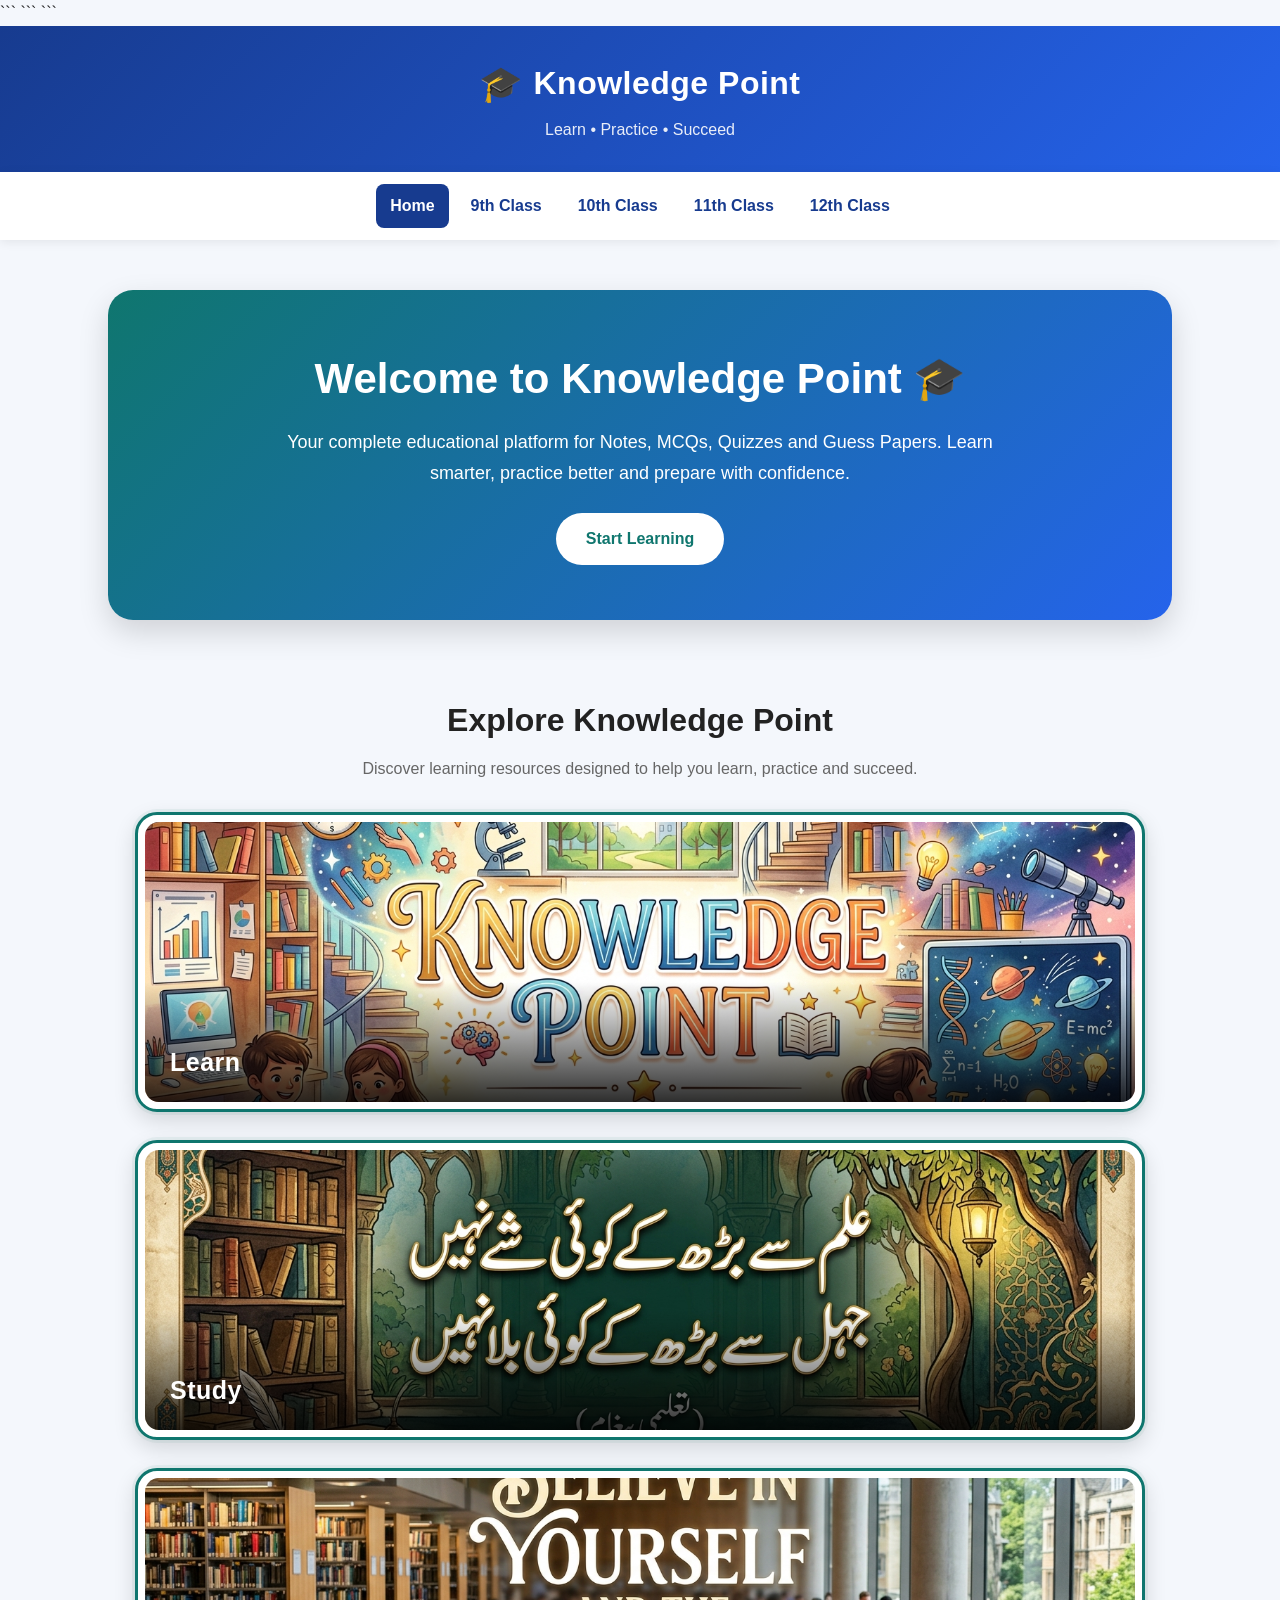
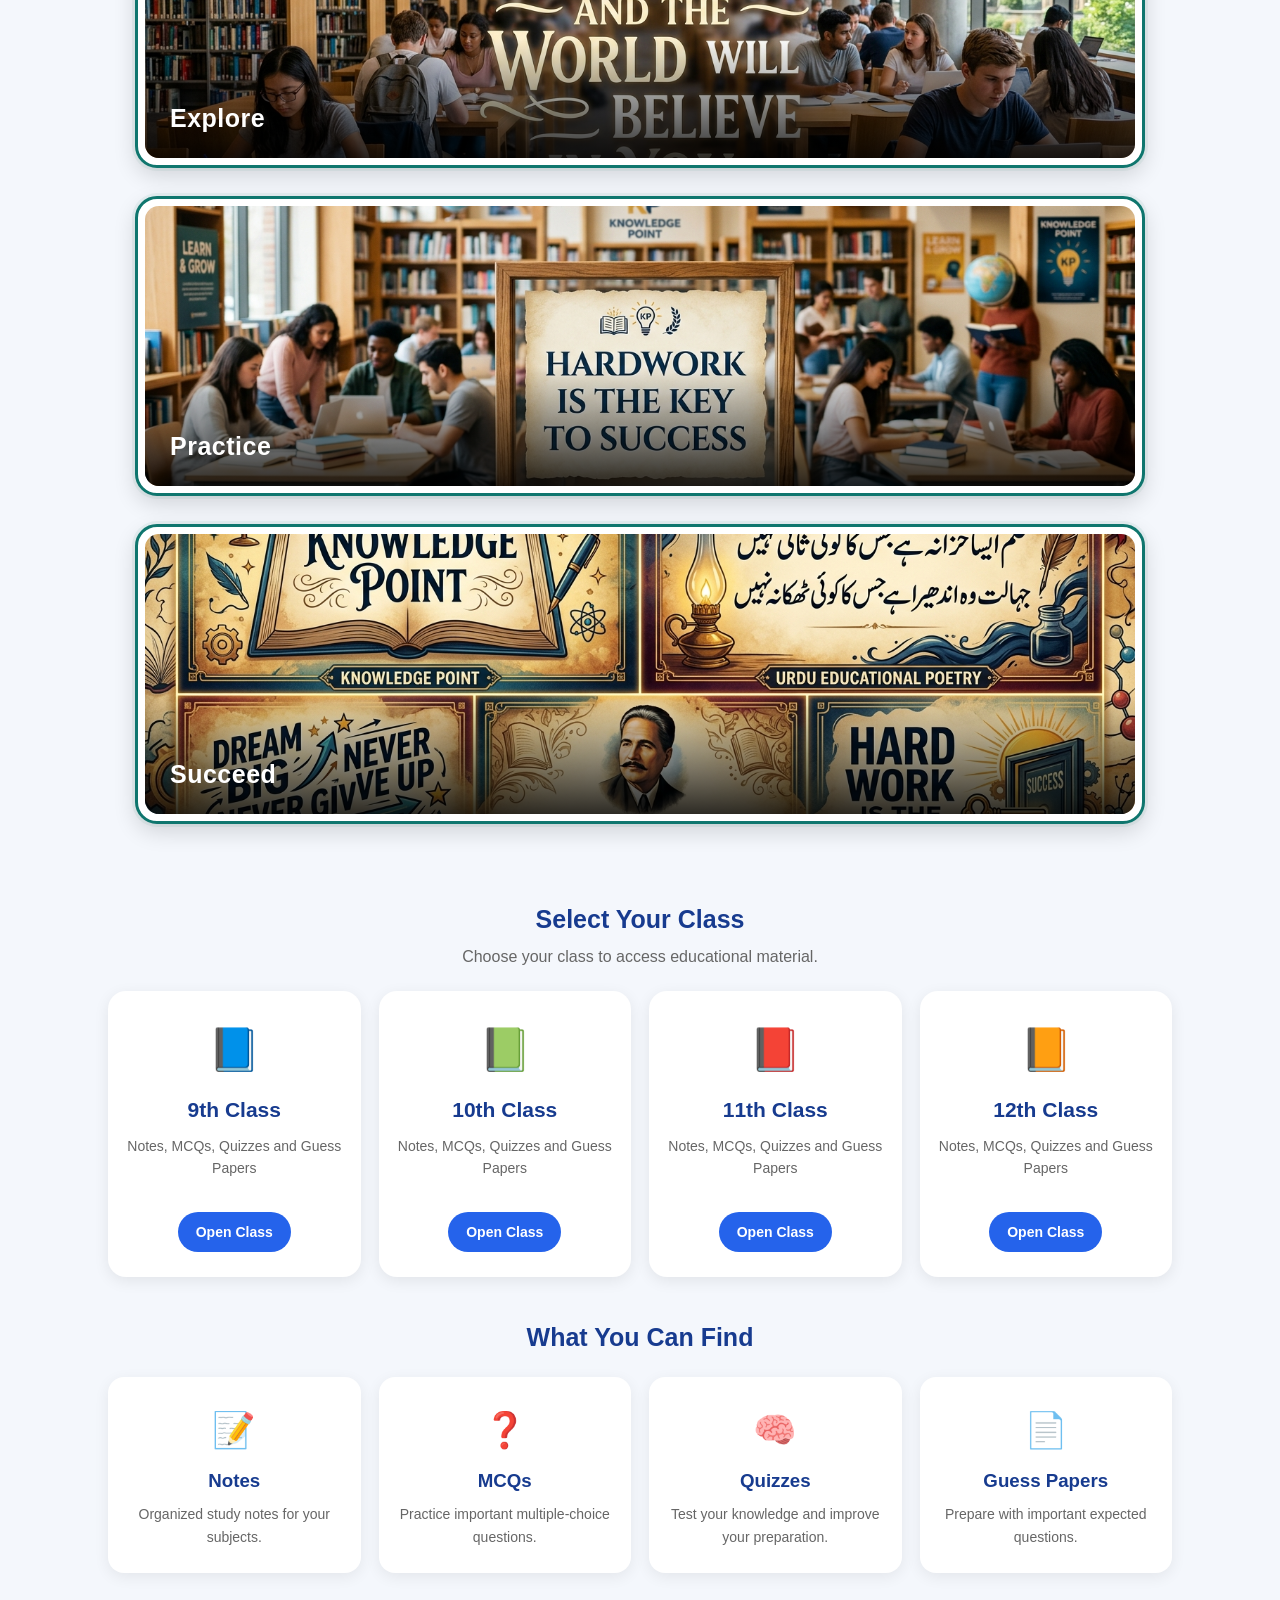
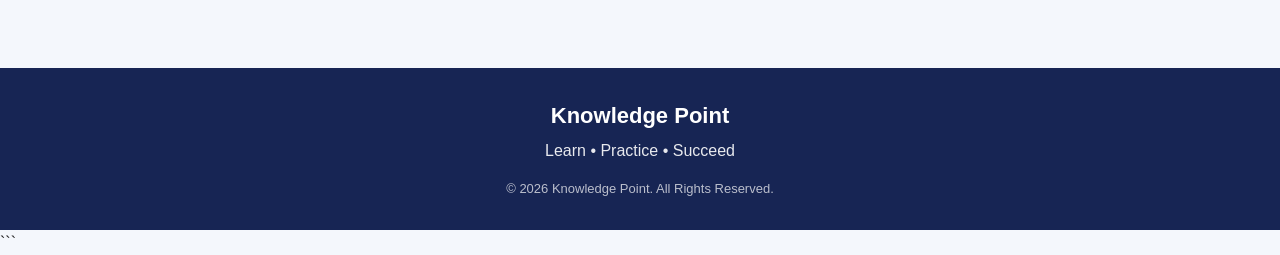
<file: Knowledge Point/index.html>
<!DOCTYPE html>

<html lang="en">

<head>
    <meta charset="UTF-8">
    <meta name="viewport" content="width=device-width, initial-scale=1.0">

```
<title>Knowledge Point</title>

<link rel="stylesheet" href="style.css">
<link rel="manifest" href="manifest.json">
<meta name="theme-color" content="#0d6efd">

<style>

    /* =========================
       HERO SECTION
    ========================= */

    .hero {
        max-width: 1100px;
        margin: 25px auto;
        padding: 55px 25px;
        text-align: center;

        border-radius: 25px;

        background: linear-gradient(
            135deg,
            #0f766e,
            #2563eb
        );

        color: white;

        box-shadow:
            0 12px 30px rgba(0, 0, 0, 0.15);
    }

    .hero h2 {
        font-size: 42px;
        margin-bottom: 15px;
    }

    .hero p {
        max-width: 750px;
        margin: auto;

        font-size: 18px;
        line-height: 1.7;
    }

    .hero-button {
        display: inline-block;

        margin-top: 25px;
        padding: 13px 30px;

        background: white;
        color: #0f766e;

        text-decoration: none;

        border-radius: 30px;

        font-weight: bold;

        transition: 0.3s;
    }

    .hero-button:hover {
        transform: translateY(-4px);

        box-shadow:
            0 8px 20px rgba(0, 0, 0, 0.25);
    }



    /* =========================
       LANDSCAPE IMAGE SECTION
    ========================= */

    .gallery-section {
        max-width: 1050px;
        margin: 55px auto;
        padding: 20px;

        text-align: center;
    }

    .gallery-section h2 {
        font-size: 32px;
        margin-bottom: 10px;
    }

    .gallery-description {
        color: #666;
        margin-bottom: 30px;
    }


    /* ONE COLUMN */

    .home-gallery {
        display: flex;
        flex-direction: column;

        gap: 28px;

        width: 100%;
    }


    /* LANDSCAPE CARD */

    .gallery-card {
        position: relative;

        width: 100%;
        height: 300px;

        overflow: hidden;

        padding: 7px;

        background: white;

        border: 3px solid #0f766e;

        border-radius: 22px;

        box-shadow:
            0 8px 22px rgba(0, 0, 0, 0.14),
            0 0 0 3px rgba(15, 118, 110, 0.06);

        transition:
            transform 0.35s ease,
            box-shadow 0.35s ease,
            border-color 0.35s ease;
    }


    /* IMAGE */

    .gallery-card img {
        width: 100%;
        height: 100%;

        display: block;

        object-fit: cover;

        border-radius: 14px;

        transition:
            transform 0.5s ease;
    }


    /* HOVER */

    .gallery-card:hover {
        transform: translateY(-7px);

        border-color: #2563eb;

        box-shadow:
            0 18px 35px rgba(0, 0, 0, 0.20),
            0 0 20px rgba(37, 99, 235, 0.18);
    }

    .gallery-card:hover img {
        transform: scale(1.04);
    }


    /* IMAGE TITLE */

    .gallery-overlay {
        position: absolute;

        left: 7px;
        right: 7px;
        bottom: 7px;

        padding: 60px 25px 20px;

        border-radius:
            0 0 14px 14px;

        background:
            linear-gradient(
                transparent,
                rgba(0, 0, 0, 0.82)
            );

        color: white;

        text-align: left;
    }

    .gallery-overlay h3 {
        margin: 0;

        font-size: 25px;

        letter-spacing: 0.5px;
    }



    /* =========================
       TABLET
    ========================= */

    @media (max-width: 768px) {

        .hero {
            margin: 15px;
            padding: 40px 18px;
        }

        .hero h2 {
            font-size: 32px;
        }

        .gallery-section {
            margin: 35px 15px;
            padding: 10px;
        }

        .gallery-card {
            height: 240px;
        }

    }



    /* =========================
       MOBILE
    ========================= */

    @media (max-width: 480px) {

        .hero h2 {
            font-size: 27px;
        }

        .hero p {
            font-size: 16px;
        }

        .gallery-section h2 {
            font-size: 27px;
        }

        .gallery-card {
            height: 200px;

            border-width: 3px;
            border-radius: 18px;
        }

        .gallery-overlay {
            padding:
                45px 17px 15px;
        }

        .gallery-overlay h3 {
            font-size: 21px;
        }

    }

</style>
```

</head>

<body>

```
<!-- HEADER -->

<header class="header">

    <div class="logo">

        <span class="logo-icon">
            🎓
        </span>

        <h1>
            Knowledge Point
        </h1>

    </div>

    <p>
        Learn • Practice • Succeed
    </p>

</header>



<!-- NAVIGATION -->

<nav class="navbar">

    <a href="index.html" class="active">
        Home
    </a>

    <a href="class9.html">
        9th Class
    </a>

    <a href="class10.html">
        10th Class
    </a>

    <a href="class11.html">
        11th Class
    </a>

    <a href="class12.html">
        12th Class
    </a>

</nav>



<!-- MAIN -->

<main>


    <!-- HERO -->

    <section class="hero">

        <h2>
            Welcome to Knowledge Point 🎓
        </h2>

        <p>
            Your complete educational platform for
            Notes, MCQs, Quizzes and Guess Papers.
            Learn smarter, practice better and prepare
            with confidence.
        </p>

        <a
            href="#classes"
            class="hero-button">

            Start Learning

        </a>

    </section>



    <!-- =========================
         FIVE LANDSCAPE IMAGES
    ========================= -->

    <section class="gallery-section">

        <h2>
            Explore Knowledge Point
        </h2>

        <p class="gallery-description">
            Discover learning resources designed to help
            you learn, practice and succeed.
        </p>


        <div class="home-gallery">


            <!-- IMAGE 1 -->

            <div class="gallery-card">

                <img
                    src="images/home1.jpg"
                    alt="Students learning">

                <div class="gallery-overlay">

                    <h3>
                        Learn
                    </h3>

                </div>

            </div>



            <!-- IMAGE 2 -->

            <div class="gallery-card">

                <img
                    src="images/home2.jpg"
                    alt="Study materials">

                <div class="gallery-overlay">

                    <h3>
                        Study
                    </h3>

                </div>

            </div>



            <!-- IMAGE 3 -->

            <div class="gallery-card">

                <img
                    src="images/home3.jpg"
                    alt="Science education">

                <div class="gallery-overlay">

                    <h3>
                        Explore
                    </h3>

                </div>

            </div>



            <!-- IMAGE 4 -->

            <div class="gallery-card">

                <img
                    src="images/home4.jpg"
                    alt="Exam preparation">

                <div class="gallery-overlay">

                    <h3>
                        Practice
                    </h3>

                </div>

            </div>



            <!-- IMAGE 5 -->

            <div class="gallery-card">

                <img
                    src="images/home5.jpg"
                    alt="Educational success">

                <div class="gallery-overlay">

                    <h3>
                        Succeed
                    </h3>

                </div>

            </div>


        </div>

    </section>



    <!-- =========================
         CLASSES
    ========================= -->

    <section
        class="classes-section"
        id="classes">

        <h2>
            Select Your Class
        </h2>

        <p class="section-description">
            Choose your class to access educational material.
        </p>


        <div class="class-cards">


            <!-- 9TH -->

            <div class="class-card">

                <div class="class-icon">
                    📘
                </div>

                <h3>
                    9th Class
                </h3>

                <p>
                    Notes, MCQs, Quizzes and Guess Papers
                </p>

                <a
                    href="class9.html"
                    class="open-button">

                    Open Class

                </a>

            </div>



            <!-- 10TH -->

            <div class="class-card">

                <div class="class-icon">
                    📗
                </div>

                <h3>
                    10th Class
                </h3>

                <p>
                    Notes, MCQs, Quizzes and Guess Papers
                </p>

                <a
                    href="class10.html"
                    class="open-button">

                    Open Class

                </a>

            </div>



            <!-- 11TH -->

            <div class="class-card">

                <div class="class-icon">
                    📕
                </div>

                <h3>
                    11th Class
                </h3>

                <p>
                    Notes, MCQs, Quizzes and Guess Papers
                </p>

                <a
                    href="class11.html"
                    class="open-button">

                    Open Class

                </a>

            </div>



            <!-- 12TH -->

            <div class="class-card">

                <div class="class-icon">
                    📙
                </div>

                <h3>
                    12th Class
                </h3>

                <p>
                    Notes, MCQs, Quizzes and Guess Papers
                </p>

                <a
                    href="class12.html"
                    class="open-button">

                    Open Class

                </a>

            </div>


        </div>

    </section>



    <!-- =========================
         FEATURES
    ========================= -->

    <section class="features">

        <h2>
            What You Can Find
        </h2>


        <div class="feature-grid">


            <div class="feature-card">

                <div class="feature-icon">
                    📝
                </div>

                <h3>
                    Notes
                </h3>

                <p>
                    Organized study notes for your subjects.
                </p>

            </div>



            <div class="feature-card">

                <div class="feature-icon">
                    ❓
                </div>

                <h3>
                    MCQs
                </h3>

                <p>
                    Practice important multiple-choice questions.
                </p>

            </div>



            <div class="feature-card">

                <div class="feature-icon">
                    🧠
                </div>

                <h3>
                    Quizzes
                </h3>

                <p>
                    Test your knowledge and improve your preparation.
                </p>

            </div>



            <div class="feature-card">

                <div class="feature-icon">
                    📄
                </div>

                <h3>
                    Guess Papers
                </h3>

                <p>
                    Prepare with important expected questions.
                </p>

            </div>


        </div>

    </section>


</main>



<!-- FOOTER -->

<footer>

    <h3>
        Knowledge Point
    </h3>

    <p>
        Learn • Practice • Succeed
    </p>

    <p class="copyright">
        © 2026 Knowledge Point. All Rights Reserved.
    </p>

</footer>



<!-- JAVASCRIPT -->

<script src="script.js"></script>
```
    <!-- Your existing footer -->

    <script>
    if ("serviceWorker" in navigator) {
        window.addEventListener("load", () => {
            navigator.serviceWorker.register("service-worker.js")
                .then(() => console.log("Service Worker registered successfully"))
                .catch(error => console.log("Service Worker registration failed:", error));
        });
    }
    </script>

</body>

</html>
</file>
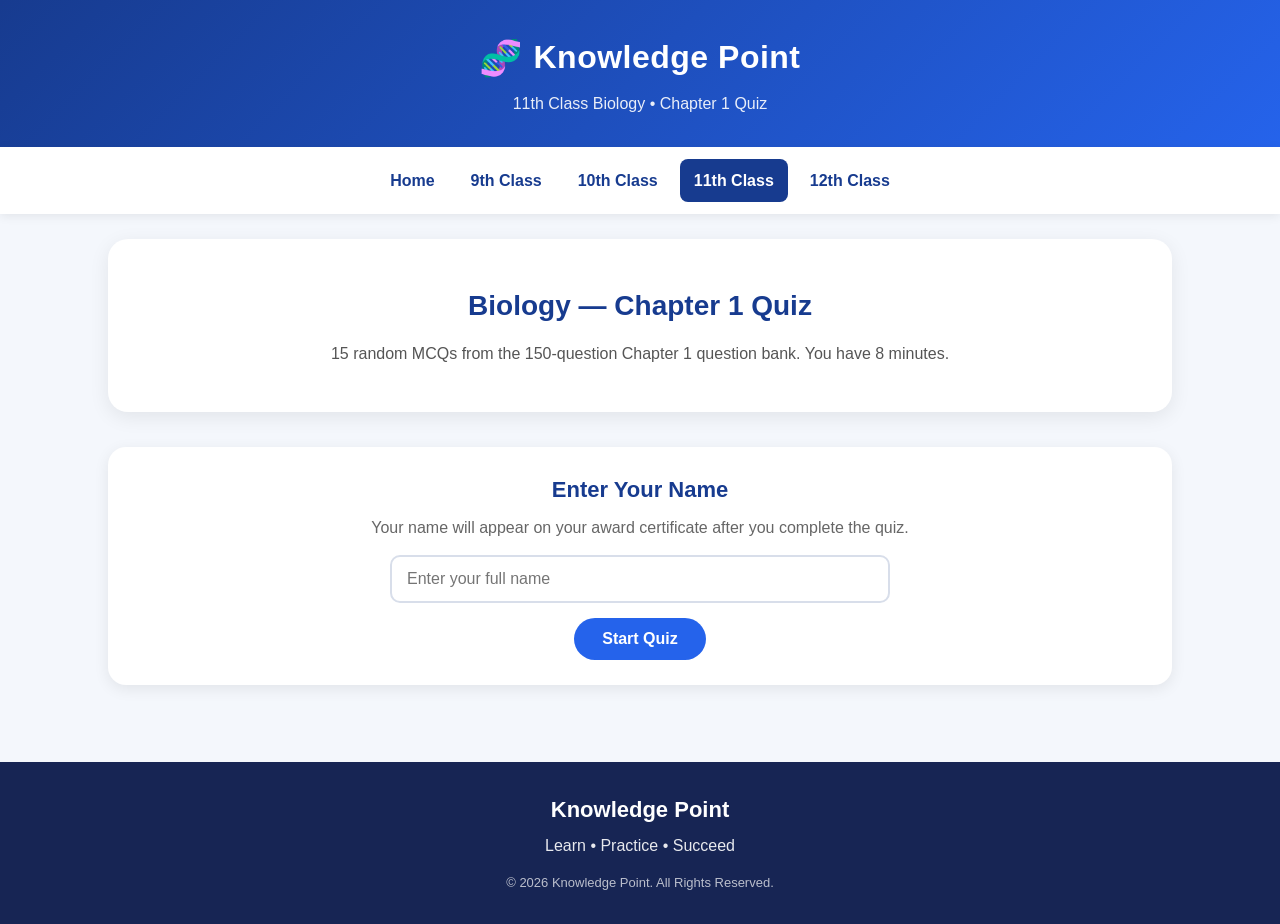
<file: Knowledge Point/class11-biology-ch1-quiz.html>
<!DOCTYPE html>
<html lang="en">
<head>
<meta charset="UTF-8">
<meta name="viewport" content="width=device-width, initial-scale=1.0">
<title>Biology Chapter 1 Quiz - Knowledge Point</title>
<link rel="stylesheet" href="style.css">
<style>
.quiz-top {
    display:flex;
    justify-content:space-between;
    align-items:center;
    gap:15px;
    margin-bottom:22px;
    flex-wrap:wrap;
}
.timer {
    background:#173b8f;
    color:white;
    padding:10px 18px;
    border-radius:25px;
    font-weight:bold;
    font-size:18px;
    min-width:115px;
    text-align:center;
}
.quiz-info {
    color:#666;
    font-weight:bold;
}
.question-card {
    background:white;
    padding:25px;
    border-radius:18px;
    margin-bottom:18px;
    box-shadow:0 4px 15px rgba(0,0,0,0.08);
}
.question-number {
    color:#2563eb;
    font-weight:bold;
    margin-bottom:8px;
}
.question-text {
    font-size:17px;
    font-weight:bold;
    color:#222;
    margin-bottom:15px;
}
.options {
    display:grid;
    gap:10px;
}
.option-label {
    display:block;
    padding:12px 14px;
    border:1px solid #d8deea;
    border-radius:10px;
    cursor:pointer;
    transition:.2s;
}
.option-label:hover {
    background:#f1f5ff;
    border-color:#2563eb;
}
.option-label input {
    margin-right:10px;
}
.submit-wrap {
    text-align:center;
    margin:25px 0 35px;
}
.submit-btn, .retry-btn {
    border:none;
    background:#2563eb;
    color:white;
    padding:13px 28px;
    border-radius:25px;
    font-size:16px;
    font-weight:bold;
    cursor:pointer;
}
.submit-btn:hover, .retry-btn:hover {
    background:#173b8f;
}
.result {
    display:none;
    background:white;
    padding:30px 22px;
    border-radius:20px;
    box-shadow:0 5px 20px rgba(0,0,0,.1);
    margin-bottom:35px;
    text-align:center;
}
.result h2 {
    color:#173b8f;
    margin-bottom:10px;
}
.score {
    font-size:30px;
    font-weight:bold;
    color:#2563eb;
    margin:10px 0;
}
.result-message {
    color:#555;
    margin-bottom:18px;
}
.review {
    margin-top:25px;
    text-align:left;
}
.review-item {
    padding:15px;
    border-radius:12px;
    margin-bottom:12px;
    border-left:5px solid;
}
.review-item.correct {
    border-left-color:#16a34a;
    background:#f0fdf4;
}
.review-item.wrong {
    border-left-color:#dc2626;
    background:#fef2f2;
}
.review-item.unanswered {
    border-left-color:#d97706;
    background:#fffbeb;
}
.review-item p {
    margin:5px 0;
}
.hidden { display:none; }

.name-box {
    background:white;
    padding:25px;
    border-radius:18px;
    box-shadow:0 4px 15px rgba(0,0,0,0.08);
    margin-bottom:22px;
    text-align:center;
}
.name-box h3 { color:#173b8f; margin-bottom:8px; font-size:22px; }
.name-box p { color:#666; margin-bottom:15px; }
.name-input {
    width:100%; max-width:500px; padding:13px 15px;
    border:2px solid #d8deea; border-radius:10px; font-size:16px; outline:none;
}
.name-input:focus { border-color:#2563eb; }
.start-btn {
    margin-top:15px; border:none; background:#2563eb; color:white;
    padding:12px 28px; border-radius:25px; font-size:16px; font-weight:bold; cursor:pointer;
}
.start-btn:hover { background:#173b8f; }
.certificate { display:none; background:white; padding:12px; margin-top:30px; }
.certificate-inner {
    border:8px double #173b8f; padding:45px 30px; text-align:center;
    position:relative; background:#fff;
}
.certificate-inner::before {
    content:""; position:absolute; inset:10px; border:1px solid #2563eb; pointer-events:none;
}
.certificate-label { color:#2563eb; font-weight:bold; letter-spacing:3px; font-size:14px; }
.certificate h2 { color:#173b8f; font-size:38px; margin:10px 0; }
.certificate h3 { color:#222; font-size:30px; margin:15px 0; }
.certificate p { color:#555; font-size:16px; margin:8px 0; }
.certificate-score { font-size:20px; font-weight:bold; color:#2563eb; margin:15px 0; }
.certificate-meta {
    display:flex; justify-content:space-between; gap:15px; margin-top:35px;
    font-size:13px; color:#666;
}
.print-btn {
    margin-top:20px; border:none; background:#173b8f; color:white;
    padding:12px 25px; border-radius:25px; font-size:15px; font-weight:bold; cursor:pointer;
}
@media print {
    body * { visibility:hidden; }
    #certificate, #certificate * { visibility:visible; }
    #certificate {
        display:block !important; position:absolute; left:0; top:0; width:100%; margin:0; padding:0;
    }
    .certificate-inner {
        min-height:650px; display:flex; flex-direction:column; justify-content:center;
    }
    .print-btn { display:none; }
}

@media(max-width:600px) {
    .question-card {padding:18px;}
    .question-text {font-size:16px;}
    .timer {font-size:16px;}
}
</style>
</head>

<body>

<header class="header">
    <div class="logo">
        <span class="logo-icon">🧬</span>
        <h1>Knowledge Point</h1>
    </div>
    <p>11th Class Biology • Chapter 1 Quiz</p>
</header>

<nav class="navbar">
    <a href="index.html">Home</a>
    <a href="class9.html">9th Class</a>
    <a href="class10.html">10th Class</a>
    <a href="class11.html" class="active">11th Class</a>
    <a href="class12.html">12th Class</a>
</nav>

<main>
    <section class="welcome">
        <h2>Biology — Chapter 1 Quiz</h2>
        <p>15 random MCQs from the 150-question Chapter 1 question bank. You have 8 minutes.</p>
    </section>

    <div id="nameArea" class="name-box">
        <h3>Enter Your Name</h3>
        <p>Your name will appear on your award certificate after you complete the quiz.</p>
        <input type="text" id="studentName" class="name-input" placeholder="Enter your full name" maxlength="60" autocomplete="name">
        <br>
        <button type="button" class="start-btn" id="startQuizBtn">Start Quiz</button>
    </div>

    <div id="quizArea" style="display:none;">
        <div class="quiz-top">
            <div class="quiz-info">15 Questions • 8 Minutes</div>
            <div id="timer" class="timer">08:00</div>
        </div>

        <form id="quizForm"></form>

        <div class="submit-wrap">
            <button type="button" class="submit-btn" id="submitBtn">Submit Quiz</button>
        </div>
    </div>

    <section id="result" class="result">
        <h2>Quiz Result</h2>
        <div id="score" class="score"></div>
        <p id="resultMessage" class="result-message"></p>
        <button type="button" class="retry-btn" id="retryBtn">Try Again</button>
        <div id="review" class="review"></div>
    </section>

    <section id="certificate" class="certificate">
        <div class="certificate-inner">
            <div class="certificate-label">KNOWLEDGE POINT</div>
            <h2>AWARD CERTIFICATE</h2>
            <p>This certificate is proudly presented to</p>
            <h3 id="certificateName"></h3>
            <p>for successfully completing the</p>
            <p><strong>11th Class Biology — Chapter 1 Quiz</strong></p>
            <div id="certificateScore" class="certificate-score"></div>
            <p>Keep learning, practicing, and succeeding!</p>
            <div class="certificate-meta">
                <span>Date: <strong id="certificateDate"></strong></span>
                <span>Certificate ID: <strong id="certificateId"></strong></span>
            </div>
            <button type="button" class="print-btn" id="printCertificateBtn">Print / Save Certificate</button>
        </div>
    </section>
</main>

<footer>
    <h3>Knowledge Point</h3>
    <p>Learn • Practice • Succeed</p>
    <p class="copyright">© 2026 Knowledge Point. All Rights Reserved.</p>
</footer>

<script>
const questionBank = [{"id": 1, "question": "Which feature most directly distinguishes a eukaryotic cell from a prokaryotic cell?", "options": ["Presence of ribosomes", "Presence of cytoplasm", "Membrane-bound nucleus", "Presence of plasma membrane"], "answer": 2}, {"id": 2, "question": "If the plasma membrane loses its selective permeability, which cellular property would be affected first?", "options": ["Regulation of intracellular composition", "DNA replication", "Ribosomal assembly", "Chromosome condensation"], "answer": 0}, {"id": 3, "question": "The fluid mosaic model describes the plasma membrane primarily as a structure containing", "options": ["A rigid lipid layer with fixed proteins", "A phospholipid bilayer with mobile proteins", "A carbohydrate bilayer surrounding proteins", "A protein bilayer containing immobile lipids"], "answer": 1}, {"id": 4, "question": "Which membrane component contributes most directly to recognition between neighboring cells?", "options": ["Cholesterol", "Glycoproteins", "Phospholipid tails", "Cytosolic enzymes"], "answer": 1}, {"id": 5, "question": "A cell placed in a hypotonic solution will tend to gain water because", "options": ["Solute concentration is higher outside", "Water potential favors inward movement of water", "ATP drives water into the cell", "Proteins actively pump water inward"], "answer": 1}, {"id": 6, "question": "Which organelle is directly associated with synthesis of proteins destined for secretion?", "options": ["Smooth ER", "Rough ER", "Lysosome", "Peroxisome"], "answer": 1}, {"id": 7, "question": "Ribosomes attached to rough ER differ functionally from free ribosomes mainly in the", "options": ["Type of ribosomal RNA", "Location of protein synthesis products", "Mechanism of peptide bond formation", "Genetic information they contain"], "answer": 1}, {"id": 8, "question": "The Golgi complex is particularly important for", "options": ["DNA replication", "Modification and sorting of proteins", "ATP synthesis", "Fatty-acid oxidation only"], "answer": 1}, {"id": 9, "question": "A vesicle carrying a newly synthesized secretory protein normally buds from the", "options": ["Lysosome", "Golgi apparatus", "Nucleus", "Mitochondrial matrix"], "answer": 1}, {"id": 10, "question": "Which organelle contains hydrolytic enzymes capable of digesting cellular material?", "options": ["Peroxisome", "Lysosome", "Ribosome", "Centriole"], "answer": 1}, {"id": 11, "question": "The acidic interior of a lysosome is important because it", "options": ["Prevents enzyme activity", "Provides optimum conditions for many hydrolases", "Produces ATP", "Synthesizes membrane proteins"], "answer": 1}, {"id": 12, "question": "Peroxisomes are especially associated with reactions involving", "options": ["DNA transcription", "Hydrogen peroxide metabolism", "Ribosomal synthesis", "Protein translation"], "answer": 1}, {"id": 13, "question": "Catalase in peroxisomes protects cells primarily by converting", "options": ["Oxygen into glucose", "Hydrogen peroxide into less harmful products", "Glucose into glycogen", "ATP into ADP"], "answer": 1}, {"id": 14, "question": "Glyoxisomes are especially important in germinating oil-rich seeds because they facilitate conversion of", "options": ["Proteins into nucleic acids", "Stored lipids toward carbohydrates", "Cellulose into proteins", "DNA into RNA"], "answer": 1}, {"id": 15, "question": "The major function of the mitochondrial inner membrane is associated with", "options": ["DNA transcription only", "Electron transport and ATP production", "Ribosome destruction", "Lysosomal digestion"], "answer": 1}, {"id": 16, "question": "Cristae increase mitochondrial efficiency primarily by", "options": ["Increasing matrix volume", "Increasing inner membrane surface area", "Increasing DNA quantity", "Decreasing enzyme concentration"], "answer": 1}, {"id": 17, "question": "The mitochondrial matrix contains enzymes primarily involved in", "options": ["Glycolysis", "Krebs cycle reactions", "DNA translation in nucleus", "Golgi modification"], "answer": 1}, {"id": 18, "question": "Which evidence supports the endosymbiotic origin of mitochondria?", "options": ["They contain cellulose", "They contain their own DNA and ribosomes", "They lack membranes", "They occur only in prokaryotes"], "answer": 1}, {"id": 19, "question": "Chlorophyll molecules responsible for capturing light energy are located mainly in the", "options": ["Chloroplast envelope", "Thylakoid membranes", "Stroma only", "Outer nuclear membrane"], "answer": 1}, {"id": 20, "question": "Stacks of thylakoids within chloroplasts are called", "options": ["Cristae", "Grana", "Cisternae", "Matrix"], "answer": 1}, {"id": 21, "question": "The Calvin cycle occurs primarily in the", "options": ["Thylakoid lumen", "Stroma", "Outer membrane", "Intermembrane space"], "answer": 1}, {"id": 22, "question": "The immediate role of chloroplast electron transport is to help establish", "options": ["A DNA gradient", "A proton gradient", "A glucose gradient", "A calcium gradient only"], "answer": 1}, {"id": 23, "question": "Which plastid is specialized primarily for storage of starch?", "options": ["Amyloplast", "Chromoplast", "Chloroplast", "Elaioplast"], "answer": 0}, {"id": 24, "question": "Chromoplasts are primarily associated with", "options": ["Protein synthesis", "Pigment accumulation other than chlorophyll", "ATP synthesis", "DNA replication"], "answer": 1}, {"id": 25, "question": "The plant cell wall provides structural support mainly through a matrix containing", "options": ["Cellulose and other polysaccharides", "Phospholipids only", "DNA and RNA", "Cholesterol only"], "answer": 0}, {"id": 26, "question": "Plasmodesmata are important because they", "options": ["Produce ATP", "Connect the cytoplasm of adjacent plant cells", "Digest proteins", "Replicate DNA"], "answer": 1}, {"id": 27, "question": "Which structure is absent from a typical prokaryotic cell?", "options": ["Plasma membrane", "Ribosomes", "Membrane-bound nucleus", "Cytoplasm"], "answer": 2}, {"id": 28, "question": "Prokaryotic DNA is generally located in the", "options": ["Nucleolus", "Nucleoid region", "Golgi complex", "Lysosome"], "answer": 1}, {"id": 29, "question": "Which statement about prokaryotic ribosomes is correct?", "options": ["They are absent", "They are smaller than typical eukaryotic cytoplasmic ribosomes", "They occur only inside nuclei", "They contain membrane-bound compartments"], "answer": 1}, {"id": 30, "question": "The nucleolus is primarily involved in", "options": ["Lipid digestion", "Ribosomal subunit production", "ATP synthesis", "Endocytosis"], "answer": 1}, {"id": 31, "question": "Nuclear pores regulate", "options": ["Movement between nucleus and cytoplasm", "Movement through lysosomes", "Protein folding in mitochondria", "Cell-wall synthesis"], "answer": 0}, {"id": 32, "question": "Chromatin consists mainly of", "options": ["DNA associated with proteins", "RNA associated with lipids", "Lipids associated with cellulose", "Proteins associated with ATP"], "answer": 0}, {"id": 33, "question": "Which organelle is directly continuous with the outer nuclear membrane?", "options": ["Rough ER", "Lysosome", "Golgi complex", "Peroxisome"], "answer": 0}, {"id": 34, "question": "Smooth ER is particularly important in cells specialized for", "options": ["Lipid synthesis and detoxification", "Ribosomal RNA production", "DNA packaging", "Cell division only"], "answer": 0}, {"id": 35, "question": "The Golgi apparatus can be considered a cellular processing center because it", "options": ["Replicates chromosomes", "Modifies, sorts, and packages molecules", "Produces all ATP", "Performs photosynthesis"], "answer": 1}, {"id": 36, "question": "Secretory vesicles release their contents outside a cell through", "options": ["Endocytosis", "Exocytosis", "Phagocytosis", "Osmosis"], "answer": 1}, {"id": 37, "question": "Endocytosis requires the plasma membrane to", "options": ["Become permanently rigid", "Invaginate and form vesicles", "Dissolve completely", "Lose all proteins"], "answer": 1}, {"id": 38, "question": "Phagocytosis is best described as uptake of", "options": ["Large particles or cells", "Water molecules only", "Dissolved gases", "Small ions through channels"], "answer": 0}, {"id": 39, "question": "Pinocytosis primarily involves uptake of", "options": ["Extracellular fluid and dissolved substances", "Whole cells only", "Chromosomes", "Mitochondria"], "answer": 0}, {"id": 40, "question": "Receptor-mediated endocytosis is more selective than ordinary pinocytosis because it", "options": ["Requires no membrane", "Depends on specific receptor-ligand interactions", "Occurs only in plants", "Does not form vesicles"], "answer": 1}, {"id": 41, "question": "Cell signalling allows a cell to", "options": ["Ignore extracellular information", "Detect and respond to environmental or cellular signals", "Eliminate its nucleus", "Stop all metabolism"], "answer": 1}, {"id": 42, "question": "A signalling molecule that binds to a receptor on the plasma membrane is most likely", "options": ["Unable to enter the cell directly", "Always a steroid", "Always an ion", "Always a carbohydrate"], "answer": 0}, {"id": 43, "question": "Steroid hormones commonly act through intracellular receptors because they", "options": ["Are lipid-soluble", "Are large proteins", "Cannot cross membranes", "Are permanently charged"], "answer": 0}, {"id": 44, "question": "A membrane receptor is most directly involved in converting an extracellular signal into", "options": ["A change in intracellular activity", "A chromosome", "A cell wall", "A ribosome"], "answer": 0}, {"id": 45, "question": "Signal transduction commonly involves", "options": ["Receptors, relay molecules, and intracellular effectors", "Only DNA molecules", "Only lysosomal enzymes", "Only membrane lipids"], "answer": 0}, {"id": 46, "question": "Which is an example of a second messenger?", "options": ["cAMP", "DNA", "Cellulose", "Hemoglobin"], "answer": 0}, {"id": 47, "question": "Protein kinases regulate cellular processes primarily by", "options": ["Adding phosphate groups to target proteins", "Removing DNA bases", "Destroying ribosomes", "Synthesizing cellulose"], "answer": 0}, {"id": 48, "question": "Phosphatases generally oppose kinase activity by", "options": ["Adding phosphate groups", "Removing phosphate groups", "Producing ATP from glucose", "Producing DNA"], "answer": 1}, {"id": 49, "question": "Signal amplification means that", "options": ["One signal can produce many downstream activated molecules", "Signals become physically larger", "Receptors become DNA", "The cell stops responding"], "answer": 0}, {"id": 50, "question": "Which sequence best represents a generalized cell-signalling pathway?", "options": ["Response → receptor → signal → relay", "Signal → receptor → transduction → response", "DNA → lysosome → signal → receptor", "Ribosome → signal → nucleus → membrane"], "answer": 1}, {"id": 51, "question": "A receptor's specificity depends primarily on", "options": ["Complementarity between receptor and signalling molecule", "Cell size", "Number of mitochondria", "Amount of cytoplasm"], "answer": 0}, {"id": 52, "question": "Why can the same extracellular signal produce different responses in different cells?", "options": ["Cells may possess different receptors or intracellular signalling machinery", "All cells contain identical proteins", "Signals change their chemical identity randomly", "DNA is absent in some cells"], "answer": 0}, {"id": 53, "question": "The cytoplasm of a eukaryotic cell includes", "options": ["Cytosol and suspended organelles outside the nucleus", "Only the nucleus", "Only the plasma membrane", "Only extracellular fluid"], "answer": 0}, {"id": 54, "question": "Cytosol is best described as", "options": ["The aqueous component of the cytoplasm", "The entire cell wall", "The nuclear membrane", "The mitochondrial DNA"], "answer": 0}, {"id": 55, "question": "Which organelle is not surrounded by a membrane?", "options": ["Lysosome", "Ribosome", "Peroxisome", "Golgi complex"], "answer": 1}, {"id": 56, "question": "Centrioles are most directly associated with", "options": ["Organization of microtubules during cell division", "Protein digestion", "Photosynthesis", "Lipid storage"], "answer": 0}, {"id": 57, "question": "A typical centrosome contains", "options": ["A pair of centrioles and associated material", "A pair of lysosomes", "Chloroplasts", "Golgi cisternae"], "answer": 0}, {"id": 58, "question": "Which structure is most directly responsible for maintaining chromosome separation during mitosis?", "options": ["Spindle microtubules", "Lysosomal membrane", "Cell wall", "Golgi vesicles"], "answer": 0}, {"id": 59, "question": "Vacuoles in plant cells contribute significantly to", "options": ["Storage and maintenance of cell turgor", "Ribosome production", "DNA replication", "Oxidative phosphorylation"], "answer": 0}, {"id": 60, "question": "The large central vacuole of a plant cell is bounded by the", "options": ["Tonoplast", "Nuclear envelope", "Cell wall", "Plasmalemma only"], "answer": 0}, {"id": 61, "question": "Which organelle is especially prominent in cells specialized for secretion?", "options": ["Rough ER and Golgi complex", "Centrioles only", "Chloroplasts only", "Lysosomes only"], "answer": 0}, {"id": 62, "question": "A protein synthesized on rough ER typically reaches the Golgi apparatus through", "options": ["Transport vesicles", "Nuclear pores", "Cristae", "Plasmodesmata"], "answer": 0}, {"id": 63, "question": "The cis face of the Golgi apparatus generally", "options": ["Receives transport vesicles", "Releases chromosomes", "Produces ATP", "Performs glycolysis"], "answer": 0}, {"id": 64, "question": "The trans face of the Golgi apparatus is particularly associated with", "options": ["Sorting and dispatching processed products", "DNA replication", "Photosynthesis", "Ribosome synthesis"], "answer": 0}, {"id": 65, "question": "Lysosomes can originate functionally from the", "options": ["Golgi apparatus", "Mitochondrial matrix", "Nucleolus", "Chloroplast stroma"], "answer": 0}, {"id": 66, "question": "Autophagy involves", "options": ["Lysosomal degradation of cellular components", "DNA replication", "Cell-wall formation", "Photosynthetic carbon fixation"], "answer": 0}, {"id": 67, "question": "Which organelle is particularly involved in detoxifying certain harmful substances?", "options": ["Smooth ER and peroxisomes", "Ribosomes only", "Nucleolus", "Centrioles"], "answer": 0}, {"id": 68, "question": "Peroxisomes differ from lysosomes because peroxisomes primarily contain enzymes involved in", "options": ["Oxidative reactions", "Hydrolytic digestion only", "Ribosome assembly", "Protein translation"], "answer": 0}, {"id": 69, "question": "A major advantage of compartmentalization in eukaryotic cells is that it", "options": ["Allows incompatible reactions to occur in specialized environments", "Eliminates the need for enzymes", "Prevents all molecular movement", "Removes the need for ATP"], "answer": 0}, {"id": 70, "question": "The double membrane surrounding mitochondria is consistent with", "options": ["Their endosymbiotic evolutionary history", "Their role in cell-wall formation", "Their origin from lysosomes", "Their lack of DNA"], "answer": 0}, {"id": 71, "question": "Mitochondrial DNA is generally", "options": ["Circular and located within mitochondria", "Linear and enclosed in the nucleolus", "Absent from mitochondria", "Identical to nuclear DNA in organization"], "answer": 0}, {"id": 72, "question": "Which structure contains enzymes responsible for ATP synthesis using the proton gradient?", "options": ["Inner mitochondrial membrane", "Outer mitochondrial membrane", "Golgi membrane", "Nuclear pore"], "answer": 0}, {"id": 73, "question": "The mitochondrial intermembrane space becomes enriched in protons during", "options": ["Electron transport", "Glycolysis", "Translation", "DNA replication"], "answer": 0}, {"id": 74, "question": "Chloroplasts and mitochondria are similar because both", "options": ["Have double membranes and their own genetic material", "Perform identical metabolic pathways", "Lack ribosomes", "Are found in all cells"], "answer": 0}, {"id": 75, "question": "Which chloroplast structure directly contains photosystems?", "options": ["Thylakoid membrane", "Stroma", "Outer envelope", "Intermembrane space"], "answer": 0}, {"id": 76, "question": "The oxygen released during photosynthesis originates primarily from", "options": ["Water", "Carbon dioxide", "Glucose", "Chlorophyll"], "answer": 0}, {"id": 77, "question": "ATP and NADPH generated by light-dependent reactions are subsequently used mainly in", "options": ["Carbon fixation reactions", "DNA replication", "Lysosomal digestion", "Ribosome assembly"], "answer": 0}, {"id": 78, "question": "The cell wall differs from the plasma membrane because the cell wall", "options": ["Provides rigidity and is not the primary selective barrier", "Controls all molecular transport", "Contains receptor proteins exclusively", "Is made primarily of phospholipids"], "answer": 0}, {"id": 79, "question": "Which structure permits direct cytoplasmic continuity between adjacent plant cells?", "options": ["Plasmodesmata", "Desmosomes", "Centrioles", "Lysosomes"], "answer": 0}, {"id": 80, "question": "Stem cells are characterized by their capacity for", "options": ["Self-renewal and differentiation", "Photosynthesis only", "Permanent specialization", "Lysosomal digestion"], "answer": 0}, {"id": 81, "question": "A pluripotent stem cell can generally differentiate into", "options": ["Many cell types derived from the three germ layers", "Only one specialized cell type", "Only blood cells", "Only reproductive cells"], "answer": 0}, {"id": 82, "question": "A major therapeutic significance of stem cells is their potential to", "options": ["Replace or repair damaged tissues", "Eliminate all mutations", "Stop cellular signalling", "Prevent every disease"], "answer": 0}, {"id": 83, "question": "Totipotent cells have the greatest developmental potential because they can", "options": ["Give rise to embryonic and extraembryonic tissues", "Form only neurons", "Form only blood cells", "Produce only muscle cells"], "answer": 0}, {"id": 84, "question": "Which process directly increases plasma-membrane surface area?", "options": ["Exocytosis", "Endocytosis", "Lysosomal digestion", "Ribosomal translation"], "answer": 0}, {"id": 85, "question": "Which process generally decreases plasma-membrane surface area?", "options": ["Exocytosis", "Endocytosis", "Protein synthesis", "Photosynthesis"], "answer": 1}, {"id": 86, "question": "If ATP production is severely reduced, which process is most likely to be impaired?", "options": ["Active vesicular transport", "Simple diffusion", "Osmosis", "Passive facilitated diffusion"], "answer": 0}, {"id": 87, "question": "Membrane proteins can function as", "options": ["Channels, carriers, receptors, and enzymes", "DNA molecules only", "Cellulose fibers only", "Ribosomal subunits only"], "answer": 0}, {"id": 88, "question": "Cholesterol in an animal-cell membrane helps", "options": ["Modulate membrane fluidity and stability", "Synthesize proteins", "Replicate DNA", "Digest carbohydrates"], "answer": 0}, {"id": 89, "question": "The hydrophobic region of a phospholipid bilayer is formed mainly by", "options": ["Fatty-acid tails", "Phosphate groups", "Carbohydrate chains", "Protein heads"], "answer": 0}, {"id": 90, "question": "Integral membrane proteins are characterized by", "options": ["Association with or penetration into the lipid bilayer", "Being completely outside the membrane", "Being found only in the nucleus", "Being made of cellulose"], "answer": 0}, {"id": 91, "question": "Which organelle would be especially abundant in a cell producing steroid hormones?", "options": ["Smooth ER", "Rough ER only", "Lysosomes", "Ribosomes only"], "answer": 0}, {"id": 92, "question": "A cell that secretes large amounts of digestive enzymes would be expected to contain abundant", "options": ["Rough ER, Golgi complex, and secretory vesicles", "Chloroplasts and glyoxisomes", "Centrioles and vacuoles only", "Smooth ER only"], "answer": 0}, {"id": 93, "question": "The primary function of ribosomes is", "options": ["Translation of mRNA into polypeptides", "Replication of DNA", "Lipid oxidation", "ATP storage"], "answer": 0}, {"id": 94, "question": "Which sequence correctly represents the flow of genetic information during protein synthesis?", "options": ["DNA → RNA → protein", "RNA → DNA → lipid", "Protein → DNA → RNA", "DNA → protein → RNA"], "answer": 0}, {"id": 95, "question": "The nuclear envelope is structurally related to the", "options": ["Endoplasmic reticulum", "Lysosome", "Chloroplast", "Centriole"], "answer": 0}, {"id": 96, "question": "Nuclear localization of genetic material provides an advantage because it", "options": ["Separates transcriptional processes from cytoplasmic translation", "Prevents RNA synthesis", "Eliminates ribosomes", "Stops gene regulation"], "answer": 0}, {"id": 97, "question": "Which combination is characteristic of eukaryotic cells but not typical prokaryotic cells?", "options": ["Nucleus, mitochondria, Golgi apparatus", "Ribosomes, DNA, plasma membrane", "Cytoplasm, DNA, ribosomes", "Plasma membrane, cytoplasm, genetic material"], "answer": 0}, {"id": 98, "question": "Which structure is common to both prokaryotic and eukaryotic cells?", "options": ["Plasma membrane", "Golgi complex", "Mitochondrion", "Membrane-bound nucleus"], "answer": 0}, {"id": 99, "question": "If lysosomal membranes become damaged extensively, the most immediate consequence could be", "options": ["Release of hydrolytic enzymes into the cytoplasm", "Increased photosynthesis", "Enhanced DNA replication", "Increased ribosome synthesis"], "answer": 0}, {"id": 100, "question": "A cell's ability to coordinate an extracellular stimulus with a specific intracellular response depends most directly on", "options": ["Signal transduction pathways", "Cell-wall thickness", "Number of chromosomes alone", "Vacuole size"], "answer": 0}, {"id": 101, "question": "Which cellular process would be most directly inhibited by the drug?", "options": ["Exocytosis", "Endocytosis", "Diffusion", "Osmosis"], "answer": 0}, {"id": 102, "question": "The proteins released by this cell were most likely initially synthesized on", "options": ["Ribosomes attached to rough ER", "Free ribosomes in cytosol only", "Mitochondrial ribosomes only", "Lysosomal membranes"], "answer": 0}, {"id": 103, "question": "Before reaching the plasma membrane, these proteins would most likely be modified and sorted in the", "options": ["Golgi complex", "Nucleolus", "Peroxisome", "Centriole"], "answer": 0}, {"id": 104, "question": "If Golgi function were disrupted instead, which event would be affected most directly?", "options": ["Modification and sorting of secretory proteins", "DNA replication", "Glycolysis", "Formation of spindle fibers"], "answer": 0}, {"id": 105, "question": "The signalling molecule most likely acts through", "options": ["A membrane receptor", "A mitochondrial DNA sequence", "A ribosomal binding site", "A lysosomal enzyme"], "answer": 0}, {"id": 106, "question": "cAMP in this pathway functions primarily as a", "options": ["Second messenger", "First messenger", "Structural lipid", "Transcription factor"], "answer": 0}, {"id": 107, "question": "Activation of protein kinases would most directly result in", "options": ["Phosphorylation of target proteins", "Removal of all membrane proteins", "DNA degradation", "Formation of cellulose"], "answer": 0}, {"id": 108, "question": "If the receptor were absent, the most likely consequence would be", "options": ["Failure to initiate the specific signalling pathway", "Increased ATP synthesis automatically", "Increased lysosomal digestion", "Immediate DNA replication"], "answer": 0}, {"id": 109, "question": "Which photosynthetic process would be most directly impaired?", "options": ["Light-dependent reactions", "Calvin cycle enzymes in the stroma", "Cytoplasmic glycolysis", "Protein digestion"], "answer": 0}, {"id": 110, "question": "The photosystems are normally located in the", "options": ["Thylakoid membranes", "Chloroplast stroma", "Outer chloroplast membrane", "Cell wall"], "answer": 0}, {"id": 111, "question": "A reduction in electron transport would most directly reduce production of", "options": ["ATP and NADPH", "DNA and RNA", "Lysosomal enzymes", "Cellulose and lignin"], "answer": 0}, {"id": 112, "question": "The Calvin cycle would be affected indirectly because it depends on", "options": ["ATP and NADPH generated by light-dependent reactions", "Lysosomal enzymes", "Ribosomes in the nucleus", "Mitochondrial DNA only"], "answer": 0}, {"id": 113, "question": "Cell X is most likely", "options": ["Prokaryotic", "Eukaryotic", "Multinucleate", "A mature plant cell"], "answer": 0}, {"id": 114, "question": "Which structure should be present in both cells?", "options": ["Ribosomes", "Golgi apparatus", "Nuclear envelope", "Mitochondria"], "answer": 0}, {"id": 115, "question": "Cell Y can compartmentalize metabolic reactions more extensively because it possesses", "options": ["Membrane-bound organelles", "Circular DNA only", "Smaller ribosomes", "A nucleoid"], "answer": 0}, {"id": 116, "question": "If the nuclear envelope of Cell Y disappeared permanently, which distinction between the two cells would become most directly affected?", "options": ["Separation of genetic material from cytoplasm", "Presence of ribosomes", "Presence of plasma membrane", "Presence of DNA"], "answer": 0}, {"id": 117, "question": "Which process would be most directly affected?", "options": ["ATP-dependent active transport", "Simple diffusion", "Osmosis", "Passive facilitated diffusion"], "answer": 0}, {"id": 118, "question": "Vesicle trafficking would likely be impaired because", "options": ["Many steps require cellular energy", "Vesicles cannot contain proteins", "Membranes become DNA", "Golgi complexes disappear immediately"], "answer": 0}, {"id": 119, "question": "Which process could continue without direct ATP expenditure?", "options": ["Simple diffusion down a concentration gradient", "Primary active transport", "Vesicle formation requiring energy", "Protein phosphorylation by ATP-dependent kinases"], "answer": 0}, {"id": 120, "question": "Severe ATP depletion would particularly compromise maintenance of", "options": ["Electrochemical gradients", "DNA base pairing", "Phospholipid structure itself", "Ribosomal RNA sequence"], "answer": 0}, {"id": 121, "question": "The specialized microbodies described are", "options": ["Glyoxisomes", "Lysosomes", "Ribosomes", "Centrioles"], "answer": 0}, {"id": 122, "question": "Their activity is especially important because the seed", "options": ["Contains stored lipids that can be converted toward carbohydrate metabolism", "Cannot perform respiration", "Lacks mitochondria", "Cannot synthesize enzymes"], "answer": 0}, {"id": 123, "question": "Glyoxisomes are developmentally/functionally related to", "options": ["Peroxisomes", "Golgi complexes", "Nuclei", "Chloroplast grana"], "answer": 0}, {"id": 124, "question": "The metabolic advantage is greatest during early growth because", "options": ["Stored reserves can support seedling development before extensive photosynthesis", "Photosynthesis is already maximal", "The seed has no DNA", "Ribosomes cannot function"], "answer": 0}, {"id": 125, "question": "The affected organelles are most likely", "options": ["Peroxisomes", "Lysosomes", "Ribosomes", "Golgi bodies"], "answer": 0}, {"id": 126, "question": "The accumulated substance is potentially harmful because hydrogen peroxide", "options": ["Can participate in damaging oxidative reactions", "Is a structural component of DNA", "Produces ribosomes", "Is required for chromosome separation"], "answer": 0}, {"id": 127, "question": "Catalase normally helps protect cells by", "options": ["Converting hydrogen peroxide into less harmful products", "Synthesizing ATP directly", "Producing glucose", "Digesting proteins"], "answer": 0}, {"id": 128, "question": "Which organelle would be less directly involved in this defect?", "options": ["Golgi apparatus", "Peroxisome", "Mitochondrion", "Cytosolic enzymes"], "answer": 0}, {"id": 129, "question": "The primary movement responsible for the change is", "options": ["Water entering the cell by osmosis", "Solute leaving by exocytosis", "Proteins entering by endocytosis", "ATP entering through channels"], "answer": 0}, {"id": 130, "question": "The structure that resists excessive expansion is primarily the", "options": ["Cell wall", "Ribosome", "Golgi apparatus", "Nucleolus"], "answer": 0}, {"id": 131, "question": "The large vacuole contributes to turgidity mainly by", "options": ["Accumulating water and solutes", "Synthesizing DNA", "Producing ribosomes", "Performing translation"], "answer": 0}, {"id": 132, "question": "The membrane surrounding the vacuole is the", "options": ["Tonoplast", "Nuclear envelope", "Crista", "Thylakoid"], "answer": 0}, {"id": 133, "question": "The accumulating material would normally be degraded primarily by", "options": ["Lysosomal hydrolytic enzymes", "Ribosomes", "Centrioles", "Chlorophyll"], "answer": 0}, {"id": 134, "question": "The recycling of damaged organelles through lysosomes is called", "options": ["Autophagy", "Exocytosis", "Translation", "Photolysis"], "answer": 0}, {"id": 135, "question": "Lysosomal enzymes function optimally in an environment that is generally", "options": ["Acidic", "Strongly alkaline", "Completely neutral only", "Anaerobic only"], "answer": 0}, {"id": 136, "question": "Which organelle has an important role in supplying many lysosomal enzymes through protein-processing pathways?", "options": ["Golgi complex", "Mitochondrion", "Chloroplast", "Centriole"], "answer": 0}, {"id": 137, "question": "The receptor protein would most likely be synthesized on", "options": ["Ribosomes associated with rough ER", "Free DNA molecules", "Lysosomal ribosomes", "Centrioles"], "answer": 0}, {"id": 138, "question": "The next major processing station is the", "options": ["Golgi complex", "Nucleolus", "Mitochondrial matrix", "Vacuole"], "answer": 0}, {"id": 139, "question": "Transport between these compartments is mediated largely by", "options": ["Vesicles", "Chromosomes", "Plasmodesmata", "Cristae"], "answer": 0}, {"id": 140, "question": "Insertion of the receptor into the plasma membrane most directly involves", "options": ["Membrane fusion during exocytosis", "Lysosomal digestion", "DNA replication", "Phagocytosis"], "answer": 0}, {"id": 141, "question": "The different responses can best be explained by differences in", "options": ["Intracellular signalling machinery", "Genetic code itself", "Plasma membrane phospholipids only", "Number of chromosomes only"], "answer": 0}, {"id": 142, "question": "The initial common event is most likely", "options": ["Ligand-receptor binding", "DNA replication", "Protein degradation", "ATP hydrolysis in lysosomes"], "answer": 0}, {"id": 143, "question": "If Cell A possesses a kinase absent in Cell B, the difference would most likely occur during", "options": ["Signal transduction", "Ligand synthesis outside the cell", "Cell-wall formation", "Ribosome assembly"], "answer": 0}, {"id": 144, "question": "The observation demonstrates that cellular signalling is", "options": ["Context-dependent", "Identical in every cell", "Independent of receptors", "Restricted to prokaryotes"], "answer": 0}, {"id": 145, "question": "The paired cylindrical structures are", "options": ["Centrioles", "Lysosomes", "Peroxisomes", "Ribosomes"], "answer": 0}, {"id": 146, "question": "Their associated region contributes to organization of", "options": ["Microtubules", "Cellulose", "Thylakoids", "DNA bases"], "answer": 0}, {"id": 147, "question": "The microtubule network is especially important for", "options": ["Chromosome movement during cell division", "Protein digestion", "Photosynthesis", "Lipid storage"], "answer": 0}, {"id": 148, "question": "A defect in this organization could most directly disrupt", "options": ["Accurate chromosome segregation", "Lysosomal pH", "Chlorophyll synthesis", "Cell-wall composition"], "answer": 0}, {"id": 149, "question": "The ability of these cells to produce different specialized cell types demonstrates", "options": ["Differentiation potential", "Permanent specialization", "Loss of genetic material", "Absence of signalling"], "answer": 0}, {"id": 150, "question": "The chemical signals are important because they can influence", "options": ["Which genes and cellular pathways become active", "The existence of DNA", "Whether ribosomes exist", "Whether the plasma membrane exists"], "answer": 0}];

let currentQuestions = [];
let submitted = false;
let timeLeft = 8 * 60;
let timerInterval = null;
let studentName = "";

function shuffle(array) {
    const copy = [...array];
    for (let i = copy.length - 1; i > 0; i--) {
        const j = Math.floor(Math.random() * (i + 1));
        [copy[i], copy[j]] = [copy[j], copy[i]];
    }
    return copy;
}

function createQuiz() {
    submitted = false;
    document.getElementById("nameArea").style.display = "none";
    document.getElementById("certificate").style.display = "none";
    timeLeft = 8 * 60;
    clearInterval(timerInterval);

    currentQuestions = shuffle(questionBank).slice(0, 15).map(q => {
        const optionObjects = q.options.map((text, index) => ({
            text: text,
            correct: index === q.answer
        }));
        return {
            ...q,
            shuffledOptions: shuffle(optionObjects)
        };
    });

    const form = document.getElementById("quizForm");
    form.innerHTML = "";

    currentQuestions.forEach((q, index) => {
        const card = document.createElement("div");
        card.className = "question-card";

        const optionsHTML = q.shuffledOptions.map((option, optionIndex) => `
            <label class="option-label">
                <input type="radio" name="q${index}" value="${optionIndex}">
                ${option.text}
            </label>
        `).join("");

        card.innerHTML = `
            <div class="question-number">Question ${index + 1} of 15</div>
            <div class="question-text">${q.question}</div>
            <div class="options">${optionsHTML}</div>
        `;

        form.appendChild(card);
    });

    document.getElementById("result").style.display = "none";
    document.getElementById("quizArea").style.display = "block";
    document.getElementById("submitBtn").disabled = false;
    updateTimer();
    startTimer();
    window.scrollTo({top: 0, behavior: "smooth"});
}

function startTimer() {
    timerInterval = setInterval(() => {
        timeLeft--;
        updateTimer();

        if (timeLeft <= 0) {
            clearInterval(timerInterval);
            submitQuiz(true);
        }
    }, 1000);
}

function updateTimer() {
    const minutes = Math.floor(timeLeft / 60).toString().padStart(2, "0");
    const seconds = (timeLeft % 60).toString().padStart(2, "0");
    document.getElementById("timer").textContent = `${minutes}:${seconds}`;
}

function submitQuiz(autoSubmitted = false) {
    if (submitted) return;

    submitted = true;
    clearInterval(timerInterval);

    let score = 0;
    let answered = 0;
    let reviewHTML = "";

    currentQuestions.forEach((q, index) => {
        const selected = document.querySelector(`input[name="q${index}"]:checked`);
        const selectedIndex = selected ? Number(selected.value) : null;

        if (selected) answered++;

        const correctIndex = q.shuffledOptions.findIndex(option => option.correct);
        const correctText = q.shuffledOptions[correctIndex].text;
        const selectedText = selected ? q.shuffledOptions[selectedIndex].text : "Not answered";

        if (selectedIndex === correctIndex) {
            score++;
            reviewHTML += `
                <div class="review-item correct">
                    <strong>Q${index + 1} — Correct ✓</strong>
                    <p>${q.question}</p>
                    <p><strong>Your answer:</strong> ${selectedText}</p>
                </div>
            `;
        } else if (selected) {
            reviewHTML += `
                <div class="review-item wrong">
                    <strong>Q${index + 1} — Incorrect ✗</strong>
                    <p>${q.question}</p>
                    <p><strong>Your answer:</strong> ${selectedText}</p>
                    <p><strong>Correct answer:</strong> ${correctText}</p>
                </div>
            `;
        } else {
            reviewHTML += `
                <div class="review-item unanswered">
                    <strong>Q${index + 1} — Not answered</strong>
                    <p>${q.question}</p>
                    <p><strong>Correct answer:</strong> ${correctText}</p>
                </div>
            `;
        }
    });

    const percentage = Math.round((score / 15) * 100);

    document.getElementById("score").textContent = `${score} / 15 (${percentage}%)`;

    let message = "";
    if (percentage >= 80) {
        message = "Excellent performance! Keep practicing.";
    } else if (percentage >= 60) {
        message = "Good work! Review the incorrect answers and try again.";
    } else {
        message = "Keep studying and try the quiz again.";
    }

    if (autoSubmitted) {
        message += " The quiz was automatically submitted because the 8-minute timer ended.";
    }

    message += ` You answered ${answered} out of 15 questions.`;

    document.getElementById("resultMessage").textContent = message;
    document.getElementById("review").innerHTML = reviewHTML;
    document.getElementById("quizArea").style.display = "none";
    document.getElementById("result").style.display = "block";

    document.getElementById("certificateName").textContent = studentName;
    document.getElementById("certificateScore").textContent = `Quiz Score: ${score} / 15 (${percentage}%)`;
    document.getElementById("certificateDate").textContent = new Date().toLocaleDateString(undefined, {
        year: "numeric", month: "long", day: "numeric"
    });
    document.getElementById("certificateId").textContent = "KP-BIO1-" + Date.now().toString().slice(-8);
    document.getElementById("certificate").style.display = "block";

    window.scrollTo({top: 0, behavior: "smooth"});
}

document.getElementById("submitBtn").addEventListener("click", () => {
    submitQuiz(false);
});

document.getElementById("retryBtn").addEventListener("click", () => {
    createQuiz();
});

document.getElementById("startQuizBtn").addEventListener("click", () => {
    const input = document.getElementById("studentName");
    const name = input.value.trim();

    if (!name) {
        alert("Please enter your name before starting the quiz.");
        input.focus();
        return;
    }

    studentName = name;
    createQuiz();
});

document.getElementById("printCertificateBtn").addEventListener("click", () => {
    window.print();
});
</script>

</body>
</html>
</file>
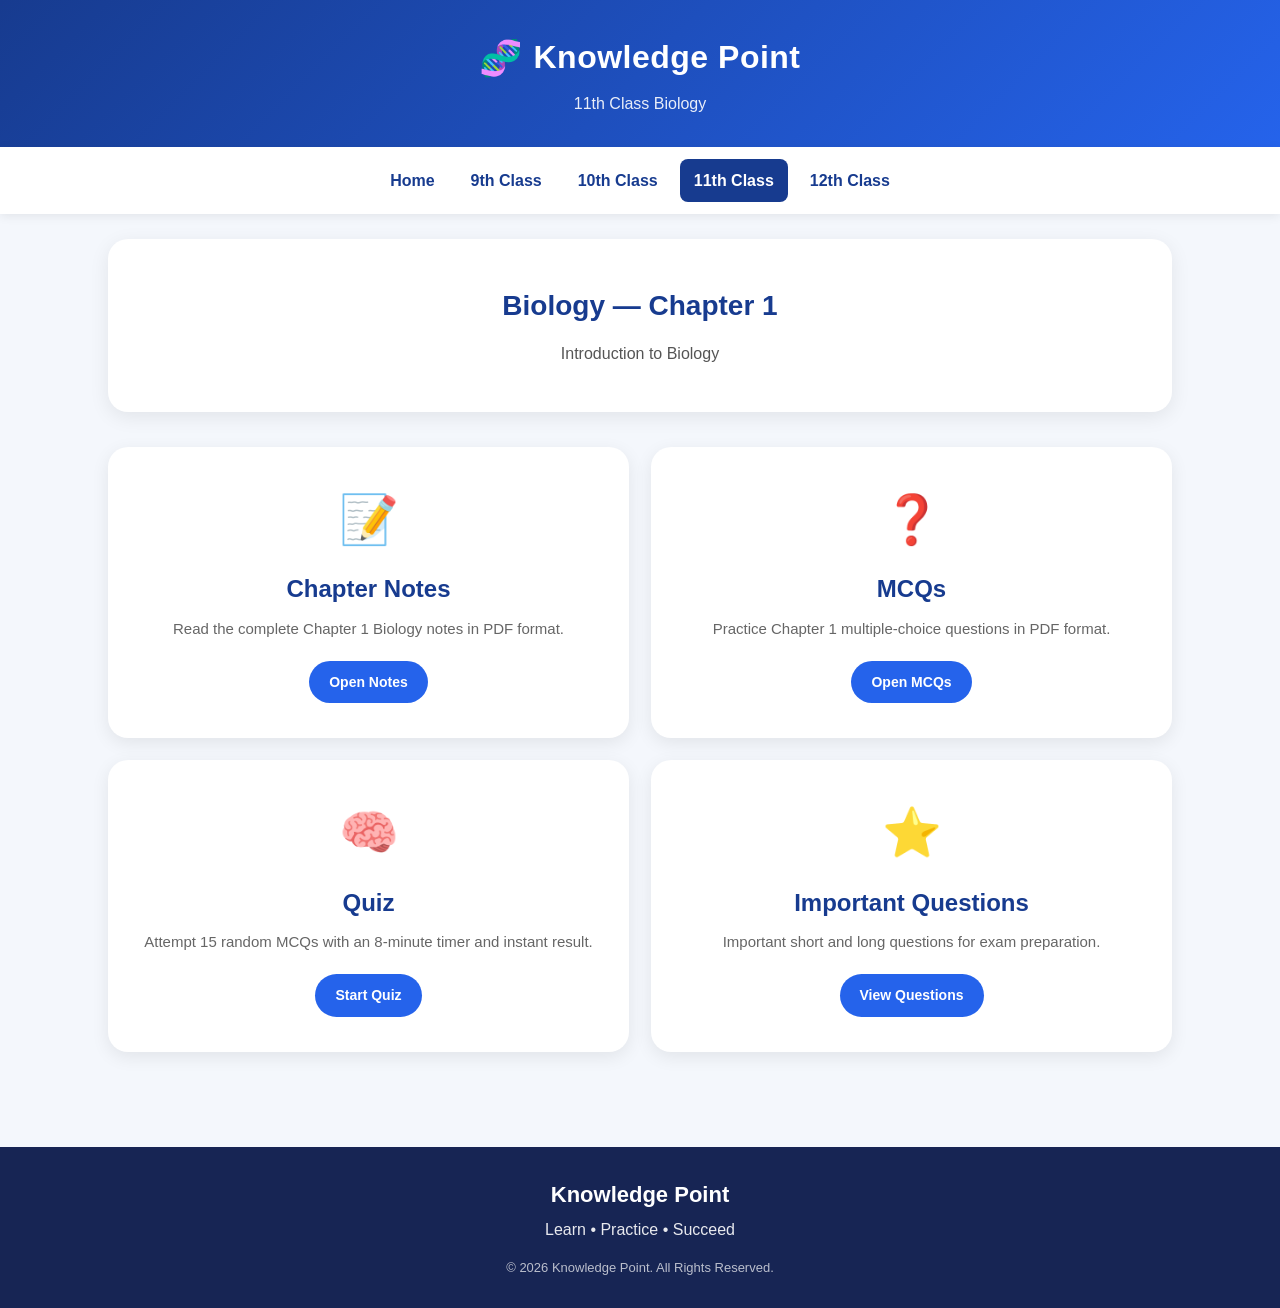
<file: Knowledge Point/class11-biology-ch1.html>
<!DOCTYPE html>
<html lang="en">

<head>
    <meta charset="UTF-8">
    <meta name="viewport" content="width=device-width, initial-scale=1.0">

    <title>Biology Chapter 1 - Knowledge Point</title>

    <link rel="stylesheet" href="style.css">
</head>

<body>

    <header class="header">

        <div class="logo">
            <span class="logo-icon">🧬</span>
            <h1>Knowledge Point</h1>
        </div>

        <p>11th Class Biology</p>

    </header>

    <nav class="navbar">

        <a href="index.html">
            Home
        </a>

        <a href="class9.html">
            9th Class
        </a>

        <a href="class10.html">
            10th Class
        </a>

        <a href="class11.html" class="active">
            11th Class
        </a>

        <a href="class12.html">
            12th Class
        </a>

    </nav>

    <main>

        <section class="welcome">

            <h2>
                Biology — Chapter 1
            </h2>

            <p>
                Introduction to Biology
            </p>

        </section>

        <section class="class-options">

            <a href="biology-chapter-1.pdf" class="option-card">

                <div class="option-icon">
                    📝
                </div>

                <h3>
                    Chapter Notes
                </h3>

                <p>
                    Read the complete Chapter 1 Biology
                    notes in PDF format.
                </p>

                <span class="option-button">
                    Open Notes
                </span>

            </a>

            <a href="biology-chapter-1-mcqs.pdf" class="option-card">

                <div class="option-icon">
                    ❓
                </div>

                <h3>
                    MCQs
                </h3>

                <p>
                    Practice Chapter 1 multiple-choice
                    questions in PDF format.
                </p>

                <span class="option-button">
                    Open MCQs
                </span>

            </a>

            <a href="class11-biology-ch1-quiz.html" class="option-card">

                <div class="option-icon">
                    🧠
                </div>

                <h3>
                    Quiz
                </h3>

                <p>
                    Attempt 15 random MCQs with an
                    8-minute timer and instant result.
                </p>

                <span class="option-button">
                    Start Quiz
                </span>

            </a>

            <a href="#" class="option-card">

                <div class="option-icon">
                    ⭐
                </div>

                <h3>
                    Important Questions
                </h3>

                <p>
                    Important short and long questions for
                    exam preparation.
                </p>

                <span class="option-button">
                    View Questions
                </span>

            </a>

        </section>

    </main>

    <footer>

        <h3>
            Knowledge Point
        </h3>

        <p>
            Learn • Practice • Succeed
        </p>

        <p class="copyright">
            © 2026 Knowledge Point. All Rights Reserved.
        </p>

    </footer>

    <script src="script.js"></script>

</body>

</html>
</file>
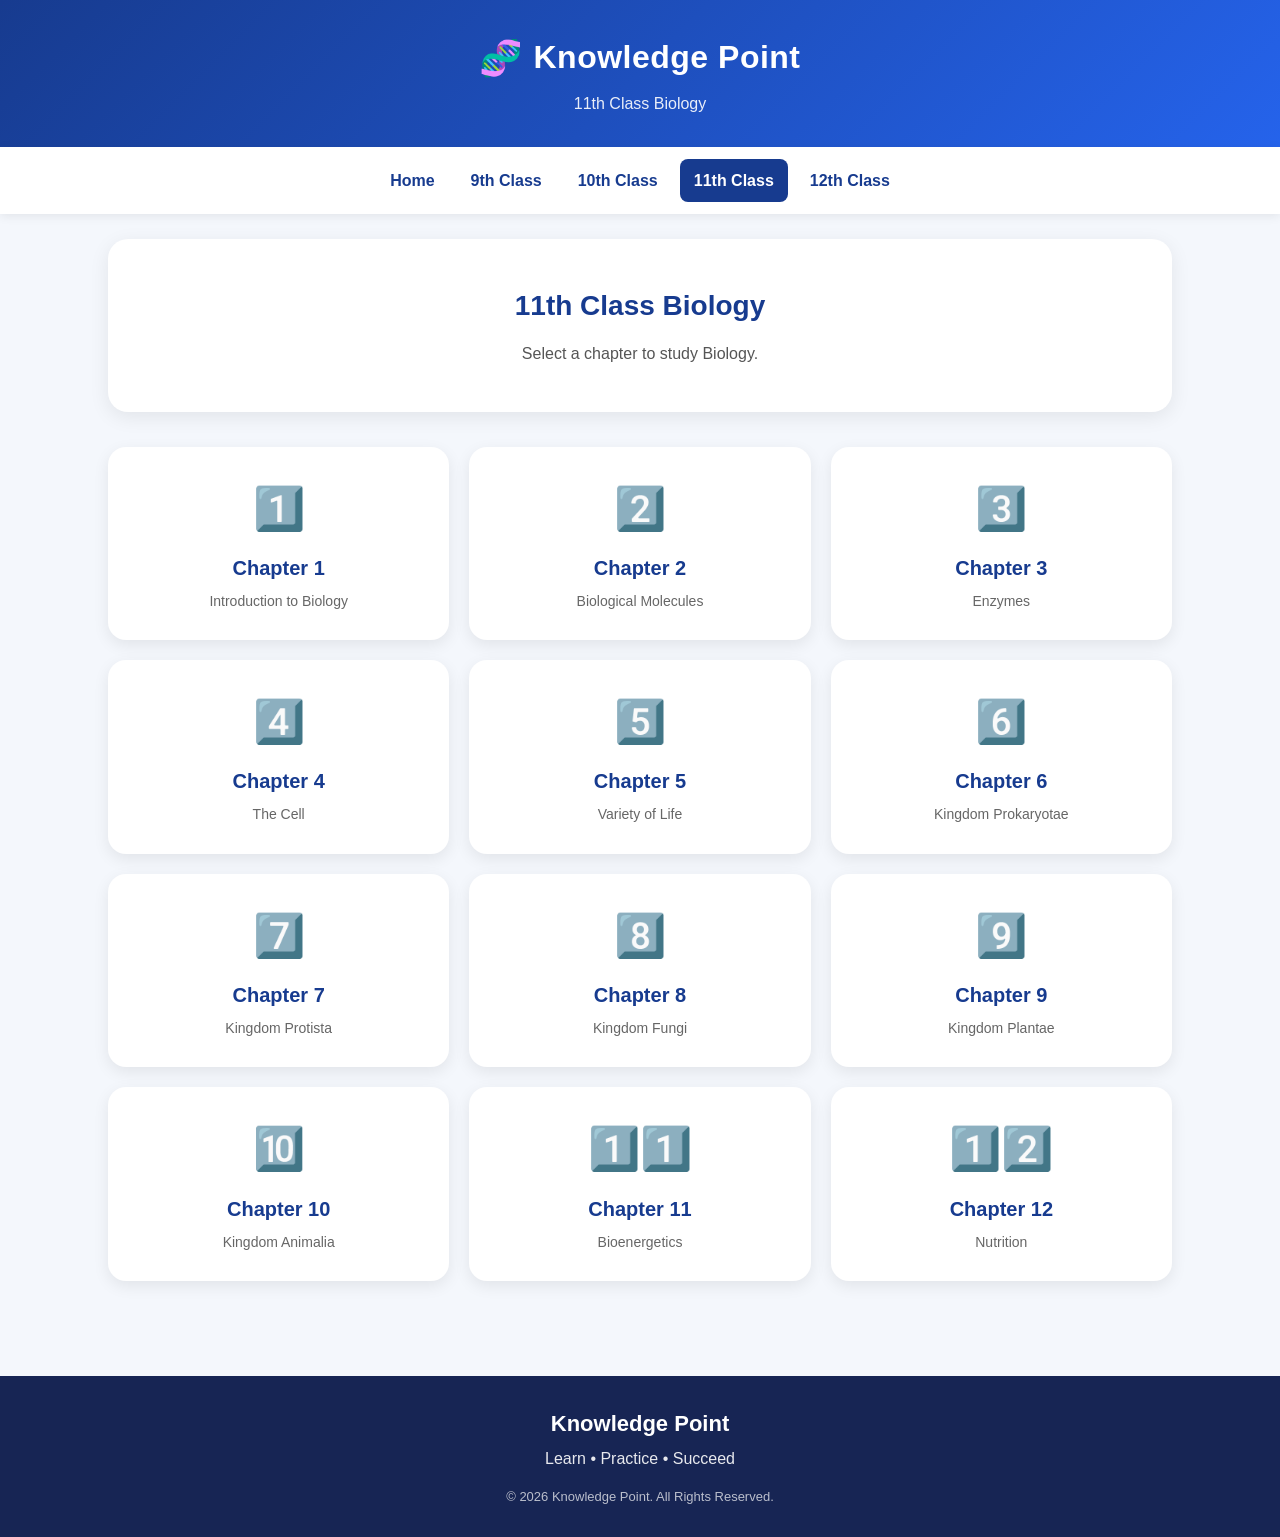
<file: Knowledge Point/class11-biology.html>
<!DOCTYPE html>
<html lang="en">

<head>
    <meta charset="UTF-8">
    <meta name="viewport" content="width=device-width, initial-scale=1.0">

    <title>11th Class Biology - Knowledge Point</title>

    <link rel="stylesheet" href="style.css">
</head>

<body>


    <!-- HEADER -->
    <header class="header">

        <div class="logo">
            <span class="logo-icon">🧬</span>
            <h1>Knowledge Point</h1>
        </div>

        <p>11th Class Biology</p>

    </header>


    <!-- NAVIGATION -->
    <nav class="navbar">

        <a href="index.html">
            Home
        </a>

        <a href="class9.html">
            9th Class
        </a>

        <a href="class10.html">
            10th Class
        </a>

        <a href="class11.html" class="active">
            11th Class
        </a>

        <a href="class12.html">
            12th Class
        </a>

    </nav>


    <!-- MAIN -->
    <main>


        <!-- PAGE TITLE -->
        <section class="welcome">

            <h2>
                11th Class Biology
            </h2>

            <p>
                Select a chapter to study Biology.
            </p>

        </section>


        <!-- CHAPTERS -->
        <section class="subject-grid">


            <!-- CHAPTER 1 -->
            <a href="class11-biology-ch1.html" class="subject-card">

                <div class="subject-icon">
                    1️⃣
                </div>

                <h3>
                    Chapter 1
                </h3>

                <p>
                    Introduction to Biology
                </p>

            </a>


            <!-- CHAPTER 2 -->
            <a href="#" class="subject-card">

                <div class="subject-icon">
                    2️⃣
                </div>

                <h3>
                    Chapter 2
                </h3>

                <p>
                    Biological Molecules
                </p>

            </a>


            <!-- CHAPTER 3 -->
            <a href="#" class="subject-card">

                <div class="subject-icon">
                    3️⃣
                </div>

                <h3>
                    Chapter 3
                </h3>

                <p>
                    Enzymes
                </p>

            </a>


            <!-- CHAPTER 4 -->
            <a href="#" class="subject-card">

                <div class="subject-icon">
                    4️⃣
                </div>

                <h3>
                    Chapter 4
                </h3>

                <p>
                    The Cell
                </p>

            </a>


            <!-- CHAPTER 5 -->
            <a href="#" class="subject-card">

                <div class="subject-icon">
                    5️⃣
                </div>

                <h3>
                    Chapter 5
                </h3>

                <p>
                    Variety of Life
                </p>

            </a>


            <!-- CHAPTER 6 -->
            <a href="#" class="subject-card">

                <div class="subject-icon">
                    6️⃣
                </div>

                <h3>
                    Chapter 6
                </h3>

                <p>
                    Kingdom Prokaryotae
                </p>

            </a>


            <!-- CHAPTER 7 -->
            <a href="#" class="subject-card">

                <div class="subject-icon">
                    7️⃣
                </div>

                <h3>
                    Chapter 7
                </h3>

                <p>
                    Kingdom Protista
                </p>

            </a>


            <!-- CHAPTER 8 -->
            <a href="#" class="subject-card">

                <div class="subject-icon">
                    8️⃣
                </div>

                <h3>
                    Chapter 8
                </h3>

                <p>
                    Kingdom Fungi
                </p>

            </a>


            <!-- CHAPTER 9 -->
            <a href="#" class="subject-card">

                <div class="subject-icon">
                    9️⃣
                </div>

                <h3>
                    Chapter 9
                </h3>

                <p>
                    Kingdom Plantae
                </p>

            </a>


            <!-- CHAPTER 10 -->
            <a href="#" class="subject-card">

                <div class="subject-icon">
                    🔟
                </div>

                <h3>
                    Chapter 10
                </h3>

                <p>
                    Kingdom Animalia
                </p>

            </a>


            <!-- CHAPTER 11 -->
            <a href="#" class="subject-card">

                <div class="subject-icon">
                    1️⃣1️⃣
                </div>

                <h3>
                    Chapter 11
                </h3>

                <p>
                    Bioenergetics
                </p>

            </a>


            <!-- CHAPTER 12 -->
            <a href="#" class="subject-card">

                <div class="subject-icon">
                    1️⃣2️⃣
                </div>

                <h3>
                    Chapter 12
                </h3>

                <p>
                    Nutrition
                </p>

            </a>


        </section>

    </main>


    <!-- FOOTER -->
    <footer>

        <h3>
            Knowledge Point
        </h3>

        <p>
            Learn • Practice • Succeed
        </p>

        <p class="copyright">
            © 2026 Knowledge Point. All Rights Reserved.
        </p>

    </footer>


    <!-- JAVASCRIPT -->
    <script src="script.js"></script>

</body>

</html>
</file>
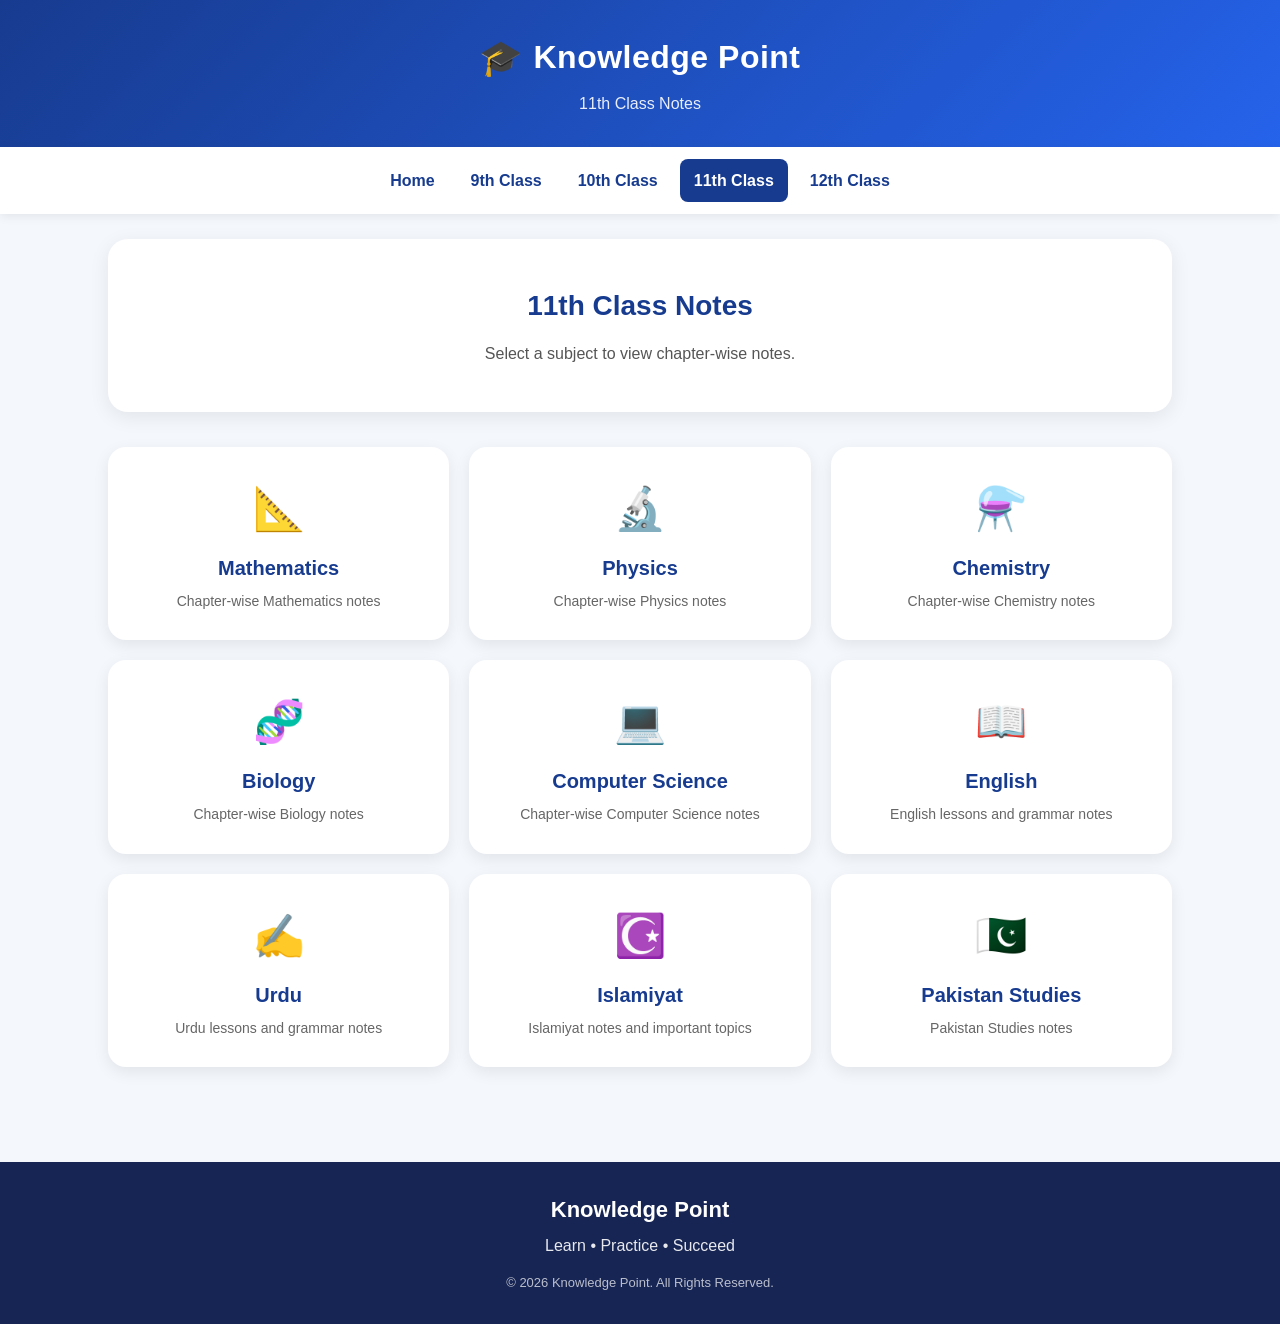
<file: Knowledge Point/class11-notes.html>
<!DOCTYPE html>
<html lang="en">

<head>
    <meta charset="UTF-8">
    <meta name="viewport" content="width=device-width, initial-scale=1.0">

    <title>11th Class Notes - Knowledge Point</title>

    <link rel="stylesheet" href="style.css">
</head>

<body>

    <!-- HEADER -->
    <header class="header">

        <div class="logo">
            <span class="logo-icon">🎓</span>
            <h1>Knowledge Point</h1>
        </div>

        <p>11th Class Notes</p>

    </header>


    <!-- NAVIGATION -->
    <nav class="navbar">

        <a href="index.html">Home</a>

        <a href="class9.html">9th Class</a>

        <a href="class10.html">10th Class</a>

        <a href="class11.html" class="active">11th Class</a>

        <a href="class12.html">12th Class</a>

    </nav>


    <!-- MAIN -->
    <main>

        <section class="welcome">

            <h2>11th Class Notes</h2>

            <p>
                Select a subject to view chapter-wise notes.
            </p>

        </section>


        <!-- SUBJECTS -->
        <section class="subject-grid">


            <!-- MATHEMATICS -->
            <a href="#" class="subject-card">

                <div class="subject-icon">
                    📐
                </div>

                <h3>Mathematics</h3>

                <p>
                    Chapter-wise Mathematics notes
                </p>

            </a>


            <!-- PHYSICS -->
            <a href="#" class="subject-card">

                <div class="subject-icon">
                    🔬
                </div>

                <h3>Physics</h3>

                <p>
                    Chapter-wise Physics notes
                </p>

            </a>


            <!-- CHEMISTRY -->
            <a href="#" class="subject-card">

                <div class="subject-icon">
                    ⚗️
                </div>

                <h3>Chemistry</h3>

                <p>
                    Chapter-wise Chemistry notes
                </p>

            </a>


            <!-- BIOLOGY -->
            <a href="class11-biology.html" class="subject-card">

                <div class="subject-icon">
                    🧬
                </div>

                <h3>Biology</h3>

                <p>
                    Chapter-wise Biology notes
                </p>

            </a>


            <!-- COMPUTER SCIENCE -->
            <a href="#" class="subject-card">

                <div class="subject-icon">
                    💻
                </div>

                <h3>Computer Science</h3>

                <p>
                    Chapter-wise Computer Science notes
                </p>

            </a>


            <!-- ENGLISH -->
            <a href="#" class="subject-card">

                <div class="subject-icon">
                    📖
                </div>

                <h3>English</h3>

                <p>
                    English lessons and grammar notes
                </p>

            </a>


            <!-- URDU -->
            <a href="#" class="subject-card">

                <div class="subject-icon">
                    ✍️
                </div>

                <h3>Urdu</h3>

                <p>
                    Urdu lessons and grammar notes
                </p>

            </a>


            <!-- ISLAMIYAT -->
            <a href="#" class="subject-card">

                <div class="subject-icon">
                    ☪️
                </div>

                <h3>Islamiyat</h3>

                <p>
                    Islamiyat notes and important topics
                </p>

            </a>


            <!-- PAKISTAN STUDIES -->
            <a href="#" class="subject-card">

                <div class="subject-icon">
                    🇵🇰
                </div>

                <h3>Pakistan Studies</h3>

                <p>
                    Pakistan Studies notes
                </p>

            </a>


        </section>

    </main>


    <!-- FOOTER -->
    <footer>

        <h3>Knowledge Point</h3>

        <p>
            Learn • Practice • Succeed
        </p>

        <p class="copyright">
            © 2026 Knowledge Point. All Rights Reserved.
        </p>

    </footer>


    <script src="script.js"></script>

</body>

</html>
</file>
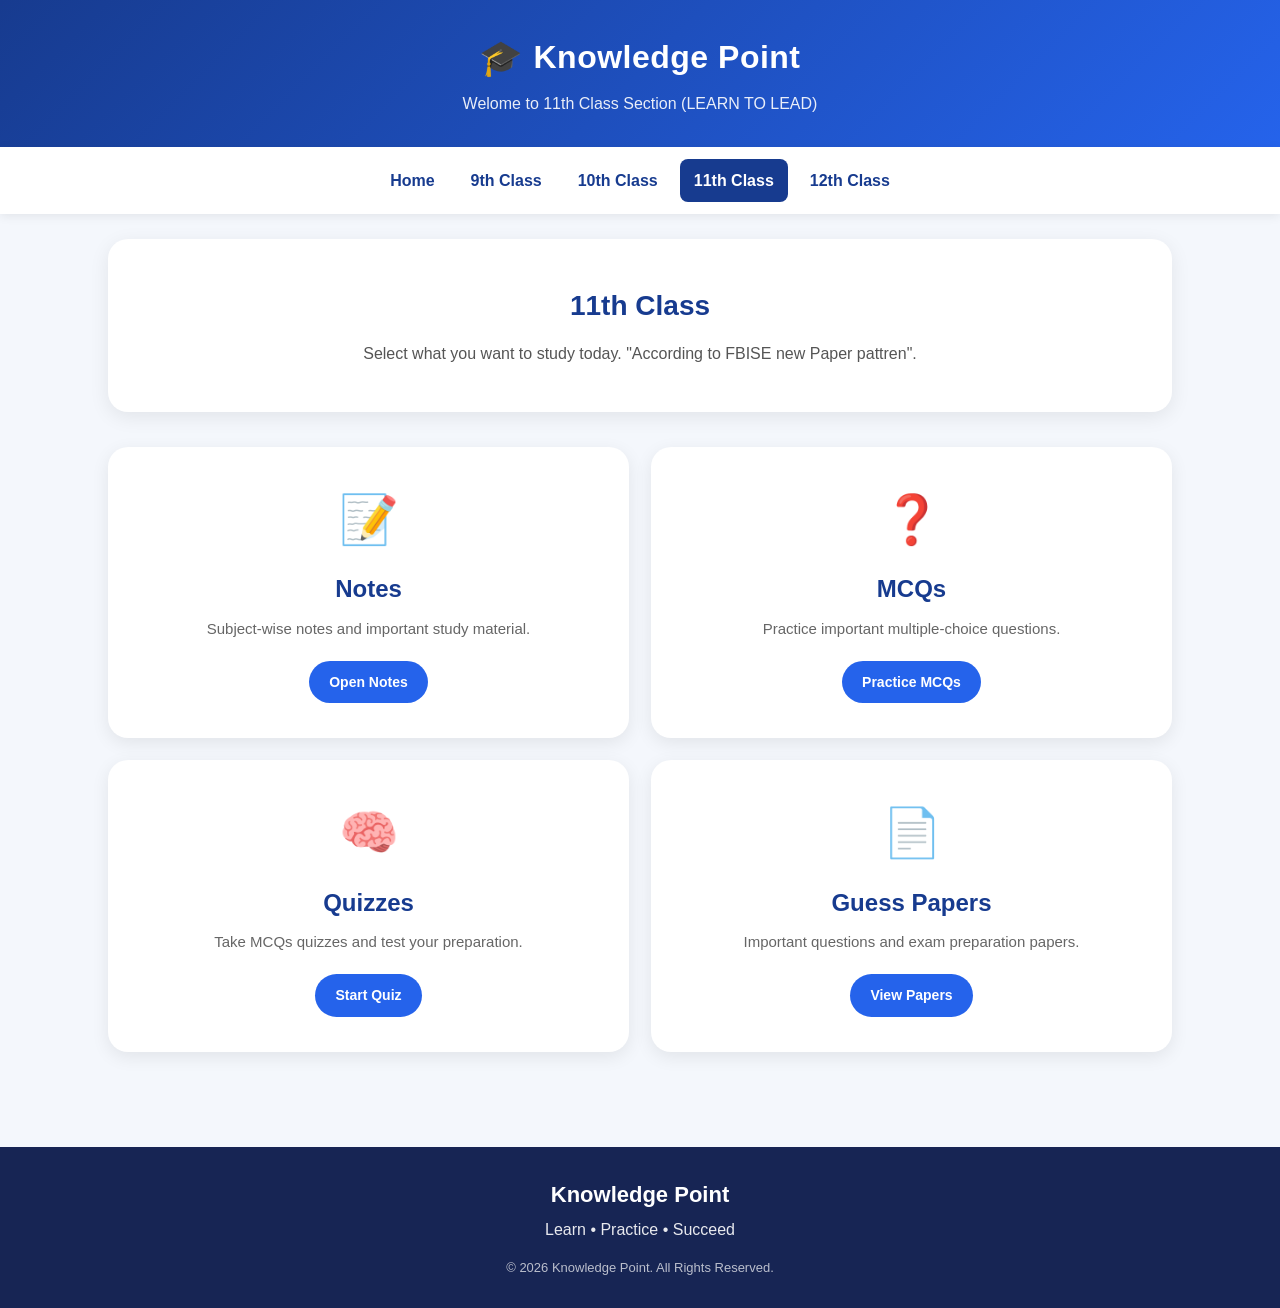
<file: Knowledge Point/class11.html>
<!DOCTYPE html>
<html lang="en">

<head>
    <meta charset="UTF-8">
    <meta name="viewport" content="width=device-width, initial-scale=1.0">

    <title>11th Class - Knowledge Point</title>

    <link rel="stylesheet" href="style.css">
</head>

<body>

    <!-- HEADER -->
    <header class="header">

        <div class="logo">
            <span class="logo-icon">🎓</span>
            <h1>Knowledge Point</h1>
        </div>

        <p>Welome to 11th Class Section (LEARN TO LEAD)</p>

    </header>


    <!-- NAVIGATION -->
    <nav class="navbar">

        <a href="index.html">Home</a>

        <a href="class9.html">9th Class</a>

        <a href="class10.html">10th Class</a>

        <a href="class11.html" class="active">11th Class</a>

        <a href="class12.html">12th Class</a>

    </nav>


    <!-- MAIN -->
    <main>

        <!-- PAGE TITLE -->
        <section class="welcome">

            <h2>11th Class</h2>

            <p>
                Select what you want to study today. "According to FBISE new Paper pattren".
            </p>

        </section>


        <!-- FOUR OPTIONS -->
        <section class="class-options">


            <!-- NOTES -->
            <a href="class11-notes.html" class="option-card">

                <div class="option-icon">
                    📝
                </div>

                <h3>Notes</h3>

                <p>
                    Subject-wise notes and important study material.
                </p>

                <span class="option-button">
                    Open Notes
                </span>

            </a>


            <!-- MCQs -->
            <a href="#" class="option-card">

                <div class="option-icon">
                    ❓
                </div>

                <h3>MCQs</h3>

                <p>
                    Practice important multiple-choice questions.
                </p>

                <span class="option-button">
                    Practice MCQs
                </span>

            </a>


            <!-- QUIZZES -->
            <a href="#" class="option-card">

                <div class="option-icon">
                    🧠
                </div>

                <h3>Quizzes</h3>

                <p>
                    Take MCQs quizzes and test your preparation.
                </p>

                <span class="option-button">
                    Start Quiz
                </span>

            </a>


            <!-- GUESS PAPERS -->
            <a href="#" class="option-card">

                <div class="option-icon">
                    📄
                </div>

                <h3>Guess Papers</h3>

                <p>
                    Important questions and exam preparation papers.
                </p>

                <span class="option-button">
                    View Papers
                </span>

            </a>


        </section>

    </main>


    <!-- FOOTER -->
    <footer>

        <h3>Knowledge Point</h3>

        <p>
            Learn • Practice • Succeed
        </p>

        <p class="copyright">
            © 2026 Knowledge Point. All Rights Reserved.
        </p>

    </footer>


    <script src="script.js"></script>

</body>

</html>
</file>
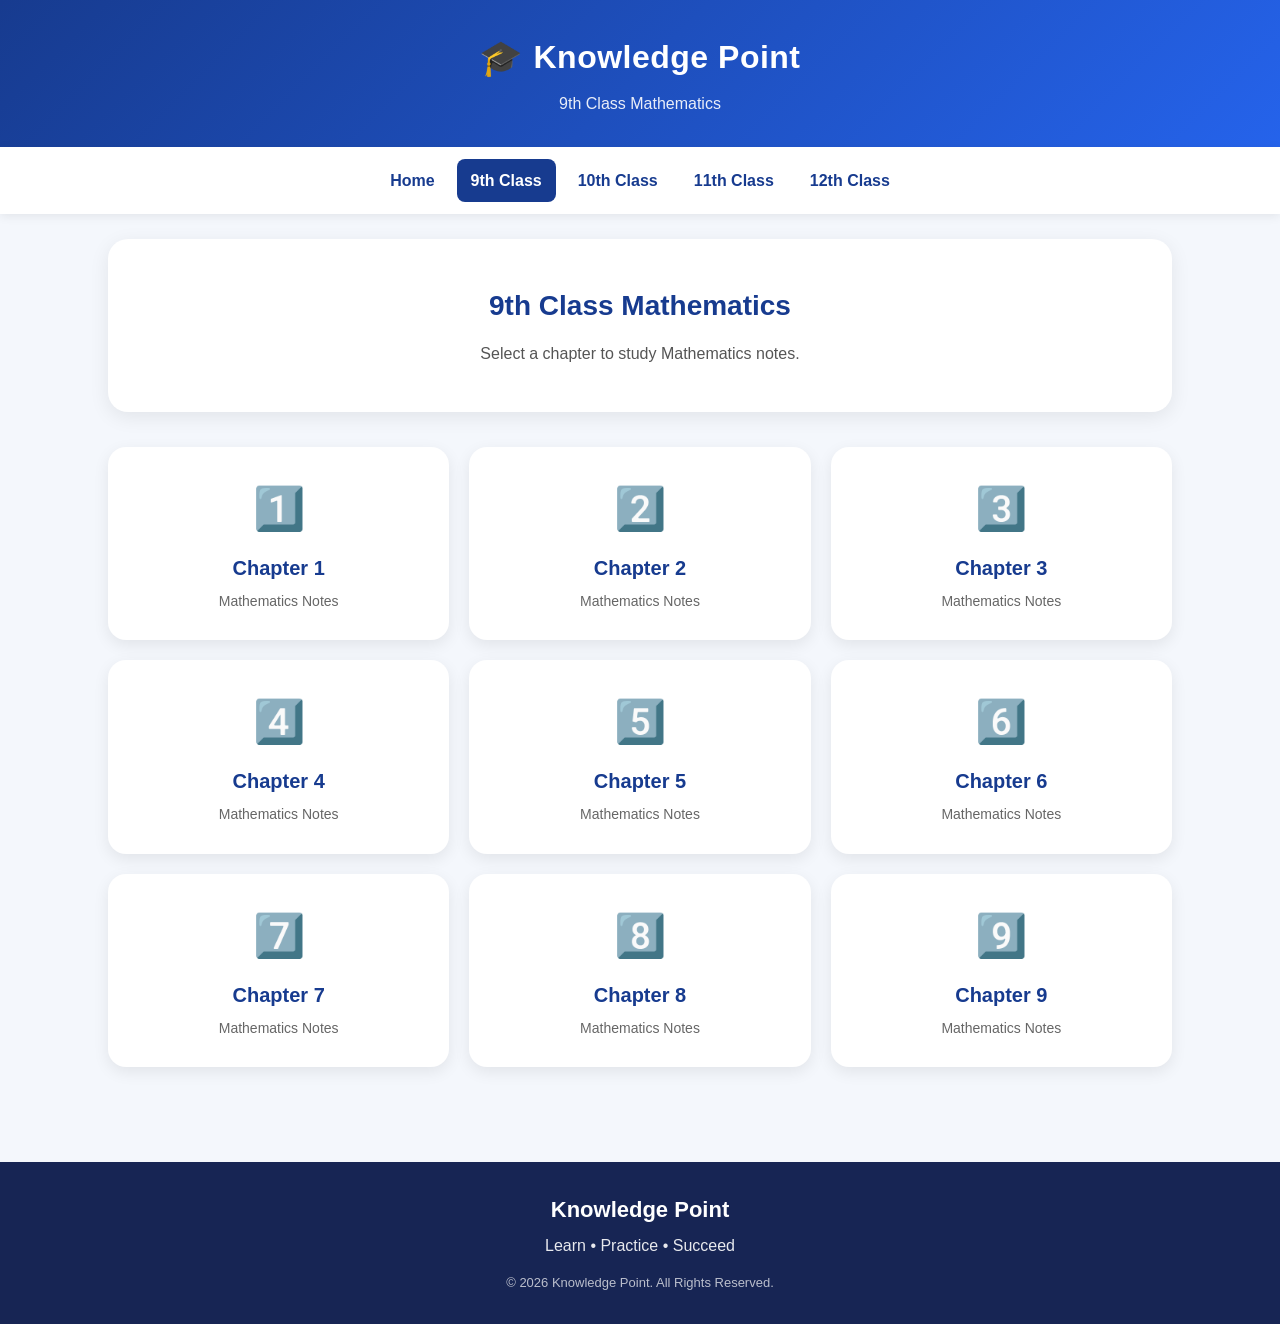
<file: Knowledge Point/class9-math.html>
<!DOCTYPE html>
<html lang="en">

<head>
    <meta charset="UTF-8">
    <meta name="viewport" content="width=device-width, initial-scale=1.0">

    <title>9th Class Mathematics - Knowledge Point</title>

    <link rel="stylesheet" href="style.css">
</head>

<body>

    <!-- HEADER -->
    <header class="header">

        <div class="logo">
            <span class="logo-icon">🎓</span>
            <h1>Knowledge Point</h1>
        </div>

        <p>9th Class Mathematics</p>

    </header>


    <!-- NAVIGATION -->
    <nav class="navbar">

        <a href="index.html">Home</a>

        <a href="class9.html" class="active">9th Class</a>

        <a href="class10.html">10th Class</a>

        <a href="class11.html">11th Class</a>

        <a href="class12.html">12th Class</a>

    </nav>


    <!-- MAIN -->
    <main>

        <!-- PAGE TITLE -->
        <section class="welcome">

            <h2>9th Class Mathematics</h2>

            <p>
                Select a chapter to study Mathematics notes.
            </p>

        </section>


        <!-- CHAPTERS -->
        <section class="subject-grid">


            <a href="#" class="subject-card">

                <div class="subject-icon">1️⃣</div>

                <h3>Chapter 1</h3>

                <p>
                    Mathematics Notes
                </p>

            </a>


            <a href="#" class="subject-card">

                <div class="subject-icon">2️⃣</div>

                <h3>Chapter 2</h3>

                <p>
                    Mathematics Notes
                </p>

            </a>


            <a href="#" class="subject-card">

                <div class="subject-icon">3️⃣</div>

                <h3>Chapter 3</h3>

                <p>
                    Mathematics Notes
                </p>

            </a>


            <a href="#" class="subject-card">

                <div class="subject-icon">4️⃣</div>

                <h3>Chapter 4</h3>

                <p>
                    Mathematics Notes
                </p>

            </a>


            <a href="#" class="subject-card">

                <div class="subject-icon">5️⃣</div>

                <h3>Chapter 5</h3>

                <p>
                    Mathematics Notes
                </p>

            </a>


            <a href="#" class="subject-card">

                <div class="subject-icon">6️⃣</div>

                <h3>Chapter 6</h3>

                <p>
                    Mathematics Notes
                </p>

            </a>


            <a href="#" class="subject-card">

                <div class="subject-icon">7️⃣</div>

                <h3>Chapter 7</h3>

                <p>
                    Mathematics Notes
                </p>

            </a>


            <a href="#" class="subject-card">

                <div class="subject-icon">8️⃣</div>

                <h3>Chapter 8</h3>

                <p>
                    Mathematics Notes
                </p>

            </a>


            <a href="#" class="subject-card">

                <div class="subject-icon">9️⃣</div>

                <h3>Chapter 9</h3>

                <p>
                    Mathematics Notes
                </p>

            </a>


        </section>

    </main>


    <!-- FOOTER -->
    <footer>

        <h3>Knowledge Point</h3>

        <p>
            Learn • Practice • Succeed
        </p>

        <p class="copyright">
            © 2026 Knowledge Point. All Rights Reserved.
        </p>

    </footer>


    <script src="script.js"></script>

</body>

</html>
</file>
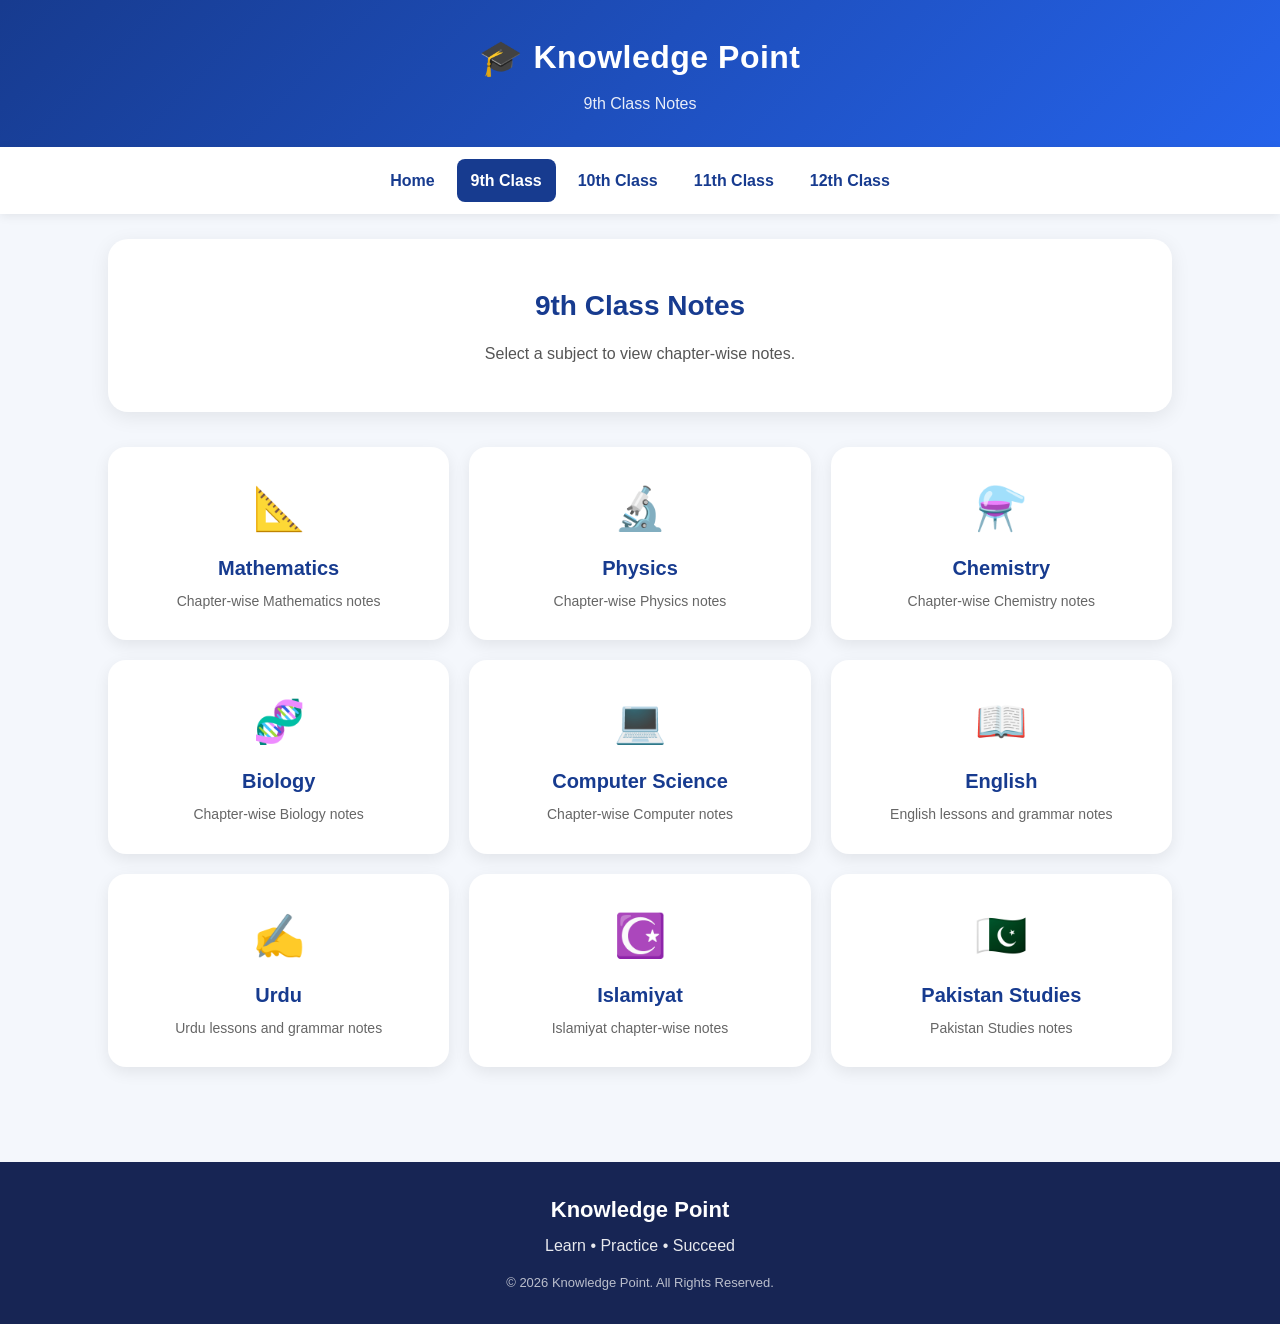
<file: Knowledge Point/class9-notes.html>
<!DOCTYPE html>
<html lang="en">

<head>
    <meta charset="UTF-8">
    <meta name="viewport" content="width=device-width, initial-scale=1.0">

    <title>9th Class Notes - Knowledge Point</title>

    <link rel="stylesheet" href="style.css">
</head>

<body>

    <!-- HEADER -->
    <header class="header">

        <div class="logo">
            <span class="logo-icon">🎓</span>
            <h1>Knowledge Point</h1>
        </div>

        <p>9th Class Notes</p>

    </header>


    <!-- NAVIGATION -->
    <nav class="navbar">

        <a href="index.html">Home</a>

        <a href="class9.html" class="active">9th Class</a>

        <a href="class10.html">10th Class</a>

        <a href="class11.html">11th Class</a>

        <a href="class12.html">12th Class</a>

    </nav>


    <!-- MAIN -->
    <main>

        <section class="welcome">

            <h2>9th Class Notes</h2>

            <p>
                Select a subject to view chapter-wise notes.
            </p>

        </section>


        <!-- SUBJECTS -->
        <section class="subject-grid">


            <a href="class9-math.html" class="subject-card">
                <div class="subject-icon">📐</div>
                <h3>Mathematics</h3>
                <p>Chapter-wise Mathematics notes</p>
            </a>


            <a href="#" class="subject-card">
                <div class="subject-icon">🔬</div>
                <h3>Physics</h3>
                <p>Chapter-wise Physics notes</p>
            </a>


            <a href="#" class="subject-card">
                <div class="subject-icon">⚗️</div>
                <h3>Chemistry</h3>
                <p>Chapter-wise Chemistry notes</p>
            </a>


            <a href="#" class="subject-card">
                <div class="subject-icon">🧬</div>
                <h3>Biology</h3>
                <p>Chapter-wise Biology notes</p>
            </a>


            <a href="#" class="subject-card">
                <div class="subject-icon">💻</div>
                <h3>Computer Science</h3>
                <p>Chapter-wise Computer notes</p>
            </a>


            <a href="#" class="subject-card">
                <div class="subject-icon">📖</div>
                <h3>English</h3>
                <p>English lessons and grammar notes</p>
            </a>


            <a href="#" class="subject-card">
                <div class="subject-icon">✍️</div>
                <h3>Urdu</h3>
                <p>Urdu lessons and grammar notes</p>
            </a>


            <a href="#" class="subject-card">
                <div class="subject-icon">☪️</div>
                <h3>Islamiyat</h3>
                <p>Islamiyat chapter-wise notes</p>
            </a>


            <a href="#" class="subject-card">
                <div class="subject-icon">🇵🇰</div>
                <h3>Pakistan Studies</h3>
                <p>Pakistan Studies notes</p>
            </a>


        </section>

    </main>


    <!-- FOOTER -->
    <footer>

        <h3>Knowledge Point</h3>

        <p>Learn • Practice • Succeed</p>

        <p class="copyright">
            © 2026 Knowledge Point. All Rights Reserved.
        </p>

    </footer>


    <script src="script.js"></script>

</body>

</html>
</file>
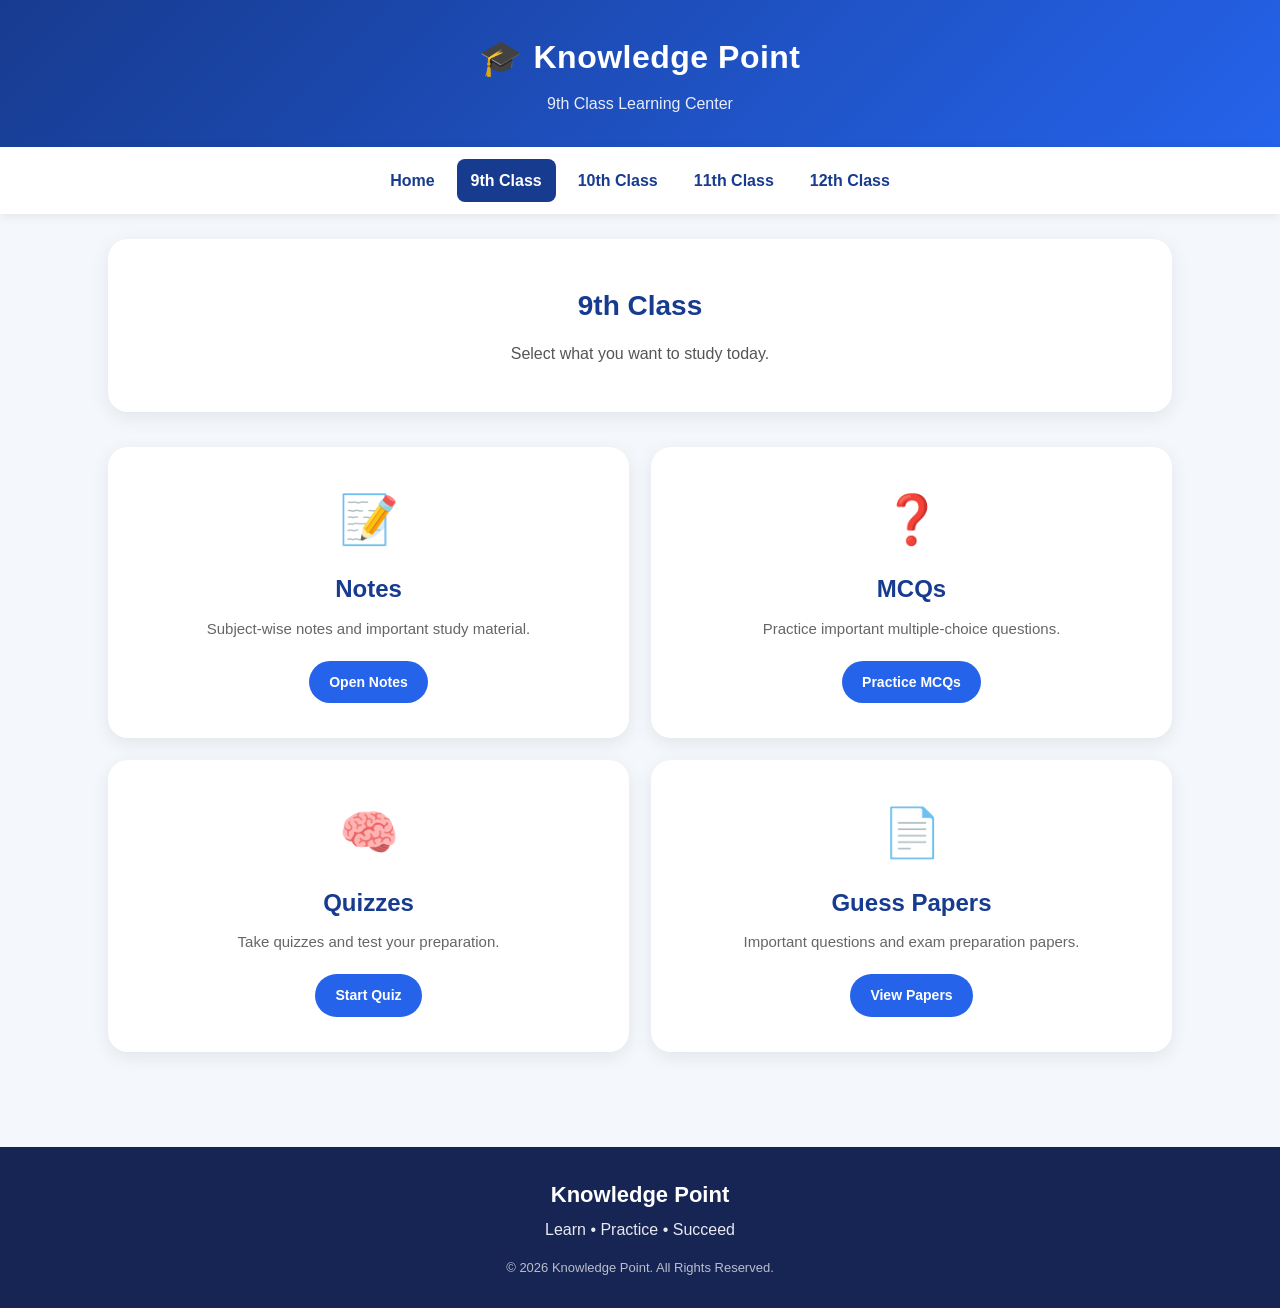
<file: Knowledge Point/class9.html>
<!DOCTYPE html>
<html lang="en">

<head>
    <meta charset="UTF-8">
    <meta name="viewport" content="width=device-width, initial-scale=1.0">

    <title>9th Class - Knowledge Point</title>

    <link rel="stylesheet" href="style.css">
</head>

<body>

    <!-- HEADER -->
    <header class="header">

        <div class="logo">
            <span class="logo-icon">🎓</span>
            <h1>Knowledge Point</h1>
        </div>

        <p>9th Class Learning Center</p>

    </header>


    <!-- NAVIGATION -->
    <nav class="navbar">

        <a href="index.html">Home</a>

        <a href="class9.html" class="active">9th Class</a>

        <a href="class10.html">10th Class</a>

        <a href="class11.html">11th Class</a>

        <a href="class12.html">12th Class</a>

    </nav>


    <!-- MAIN -->
    <main>

        <!-- PAGE TITLE -->
        <section class="welcome">

            <h2>9th Class</h2>

            <p>
                Select what you want to study today.
            </p>

        </section>


        <!-- FOUR OPTIONS -->
        <section class="class-options">


            <!-- NOTES -->
            <a href="class9-notes.html" class="option-card">

                <div class="option-icon">
                    📝
                </div>

                <h3>Notes</h3>

                <p>
                    Subject-wise notes and important study material.
                </p>

                <span class="option-button">
                    Open Notes
                </span>

            </a>


            <!-- MCQs -->
            <a href="#" class="option-card">

                <div class="option-icon">
                    ❓
                </div>

                <h3>MCQs</h3>

                <p>
                    Practice important multiple-choice questions.
                </p>

                <span class="option-button">
                    Practice MCQs
                </span>

            </a>


            <!-- QUIZZES -->
            <a href="#" class="option-card">

                <div class="option-icon">
                    🧠
                </div>

                <h3>Quizzes</h3>

                <p>
                    Take quizzes and test your preparation.
                </p>

                <span class="option-button">
                    Start Quiz
                </span>

            </a>


            <!-- GUESS PAPERS -->
            <a href="#" class="option-card">

                <div class="option-icon">
                    📄
                </div>

                <h3>Guess Papers</h3>

                <p>
                    Important questions and exam preparation papers.
                </p>

                <span class="option-button">
                    View Papers
                </span>

            </a>


        </section>

    </main>


    <!-- FOOTER -->
    <footer>

        <h3>Knowledge Point</h3>

        <p>
            Learn • Practice • Succeed
        </p>

        <p class="copyright">
            © 2026 Knowledge Point. All Rights Reserved.
        </p>

    </footer>


    <script src="script.js"></script>

</body>

</html>
</file>
<file: Knowledge Point/style.css>
* {
    margin: 0;
    padding: 0;
    box-sizing: border-box;
}

body {
    font-family: Arial, Helvetica, sans-serif;
    background: #f4f7fc;
    color: #222;
    line-height: 1.6;
}


/* =========================
   HEADER
========================= */

.header {
    background: linear-gradient(135deg, #173b8f, #2563eb);
    color: white;
    text-align: center;
    padding: 30px 15px;
}

.logo {
    display: flex;
    justify-content: center;
    align-items: center;
    gap: 10px;
}

.logo-icon {
    font-size: 35px;
}

.logo h1 {
    font-size: 32px;
    letter-spacing: 0.5px;
}

.header p {
    margin-top: 5px;
    font-size: 16px;
    opacity: 0.9;
}


/* =========================
   NAVIGATION
========================= */

.navbar {
    background: white;
    display: flex;
    justify-content: center;
    align-items: center;
    gap: 8px;
    padding: 12px 10px;
    flex-wrap: wrap;
    box-shadow: 0 2px 10px rgba(0, 0, 0, 0.08);
    position: sticky;
    top: 0;
    z-index: 100;
}

.navbar a {
    text-decoration: none;
    color: #173b8f;
    font-weight: bold;
    padding: 9px 14px;
    border-radius: 8px;
    transition: 0.3s;
}

.navbar a:hover,
.navbar a.active {
    background: #173b8f;
    color: white;
}


/* =========================
   MAIN
========================= */

main {
    max-width: 1100px;
    margin: auto;
    padding: 25px 18px;
}


/* =========================
   WELCOME
========================= */

.welcome {
    background: white;
    text-align: center;
    padding: 45px 25px;
    border-radius: 20px;
    margin-bottom: 35px;
    box-shadow: 0 5px 20px rgba(0, 0, 0, 0.08);
}

.welcome h2 {
    color: #173b8f;
    font-size: 28px;
    margin-bottom: 12px;
}

.welcome p {
    max-width: 650px;
    margin: auto;
    color: #555;
    font-size: 16px;
}

.welcome button {
    margin-top: 22px;
    padding: 13px 28px;
    border: none;
    border-radius: 30px;
    background: #2563eb;
    color: white;
    font-size: 16px;
    font-weight: bold;
    cursor: pointer;
    transition: 0.3s;
}

.welcome button:hover {
    background: #173b8f;
    transform: translateY(-2px);
}


/* =========================
   SECTION HEADINGS
========================= */

.classes-section,
.features {
    margin-bottom: 40px;
}

.classes-section h2,
.features h2 {
    text-align: center;
    color: #173b8f;
    font-size: 25px;
}

.section-description {
    text-align: center;
    color: #666;
    margin: 5px 0 22px;
}


/* =========================
   CLASS CARDS
========================= */

.class-cards {
    display: grid;
    grid-template-columns: repeat(4, 1fr);
    gap: 18px;
}

.class-card {
    background: white;
    text-align: center;
    padding: 25px 15px;
    border-radius: 18px;
    box-shadow: 0 4px 15px rgba(0, 0, 0, 0.08);
    transition: 0.3s;
}

.class-card:hover {
    transform: translateY(-5px);
    box-shadow: 0 8px 22px rgba(0, 0, 0, 0.12);
}

.class-icon {
    font-size: 42px;
    margin-bottom: 10px;
}

.class-card h3 {
    color: #173b8f;
    font-size: 21px;
    margin-bottom: 8px;
}

.class-card p {
    color: #666;
    font-size: 14px;
    min-height: 65px;
}

.open-button {
    display: inline-block;
    margin-top: 12px;
    padding: 9px 18px;
    background: #2563eb;
    color: white;
    text-decoration: none;
    border-radius: 20px;
    font-size: 14px;
    font-weight: bold;
    transition: 0.3s;
}

.open-button:hover {
    background: #173b8f;
}


/* =========================
   FEATURES
========================= */

.feature-grid {
    display: grid;
    grid-template-columns: repeat(4, 1fr);
    gap: 18px;
    margin-top: 20px;
}

.feature-card {
    background: white;
    text-align: center;
    padding: 25px 15px;
    border-radius: 16px;
    box-shadow: 0 4px 15px rgba(0, 0, 0, 0.07);
}

.feature-icon {
    font-size: 35px;
    margin-bottom: 8px;
}

.feature-card h3 {
    color: #173b8f;
    margin-bottom: 7px;
}

.feature-card p {
    color: #666;
    font-size: 14px;
}


/* =========================
   FOOTER
========================= */

footer {
    background: #172554;
    color: white;
    text-align: center;
    padding: 30px 15px;
    margin-top: 30px;
}

footer h3 {
    font-size: 22px;
}

footer p {
    margin-top: 5px;
    opacity: 0.9;
}

.copyright {
    margin-top: 15px !important;
    font-size: 13px;
    opacity: 0.7 !important;
}


/* =========================
   MOBILE RESPONSIVE
========================= */

@media (max-width: 900px) {

    .class-cards,
    .feature-grid {
        grid-template-columns: repeat(2, 1fr);
    }

}


@media (max-width: 600px) {

    .logo h1 {
        font-size: 26px;
    }

    .navbar {
        gap: 5px;
    }

    .navbar a {
        padding: 8px 10px;
        font-size: 13px;
    }

    .welcome {
        padding: 30px 18px;
    }

    .welcome h2 {
        font-size: 23px;
    }

    .class-cards,
    .feature-grid {
        grid-template-columns: 1fr;
    }

}
/* =========================
   CLASS OPTIONS
========================= */

.class-options {
    display: grid;
    grid-template-columns: repeat(2, 1fr);
    gap: 22px;
    margin-bottom: 40px;
}

.option-card {
    background: white;
    text-decoration: none;
    color: #222;
    text-align: center;
    padding: 35px 25px;
    border-radius: 20px;
    box-shadow: 0 5px 18px rgba(0, 0, 0, 0.08);
    transition: 0.3s;
}

.option-card:hover {
    transform: translateY(-6px);
    box-shadow: 0 10px 25px rgba(0, 0, 0, 0.13);
}

.option-icon {
    font-size: 48px;
    margin-bottom: 12px;
}

.option-card h3 {
    color: #173b8f;
    font-size: 24px;
    margin-bottom: 8px;
}

.option-card p {
    color: #666;
    font-size: 15px;
    margin-bottom: 20px;
}

.option-button {
    display: inline-block;
    background: #2563eb;
    color: white;
    padding: 10px 20px;
    border-radius: 25px;
    font-size: 14px;
    font-weight: bold;
}


/* MOBILE */

@media (max-width: 600px) {

    .class-options {
        grid-template-columns: 1fr;
    }

}
/* =========================
   SUBJECT CARDS
========================= */

.subject-grid {
    display: grid;
    grid-template-columns: repeat(3, 1fr);
    gap: 20px;
    margin-bottom: 40px;
}

.subject-card {
    background: white;
    text-decoration: none;
    color: #222;
    text-align: center;
    padding: 28px 18px;
    border-radius: 18px;
    box-shadow: 0 5px 16px rgba(0, 0, 0, 0.08);
    transition: 0.3s;
}

.subject-card:hover {
    transform: translateY(-5px);
    box-shadow: 0 9px 23px rgba(0, 0, 0, 0.13);
}

.subject-icon {
    font-size: 42px;
    margin-bottom: 10px;
}

.subject-card h3 {
    color: #173b8f;
    font-size: 20px;
    margin-bottom: 6px;
}

.subject-card p {
    color: #666;
    font-size: 14px;
}


/* MOBILE */

@media (max-width: 800px) {

    .subject-grid {
        grid-template-columns: repeat(2, 1fr);
    }

}


@media (max-width: 500px) {

    .subject-grid {
        grid-template-columns: 1fr;
    }

}
</file>
